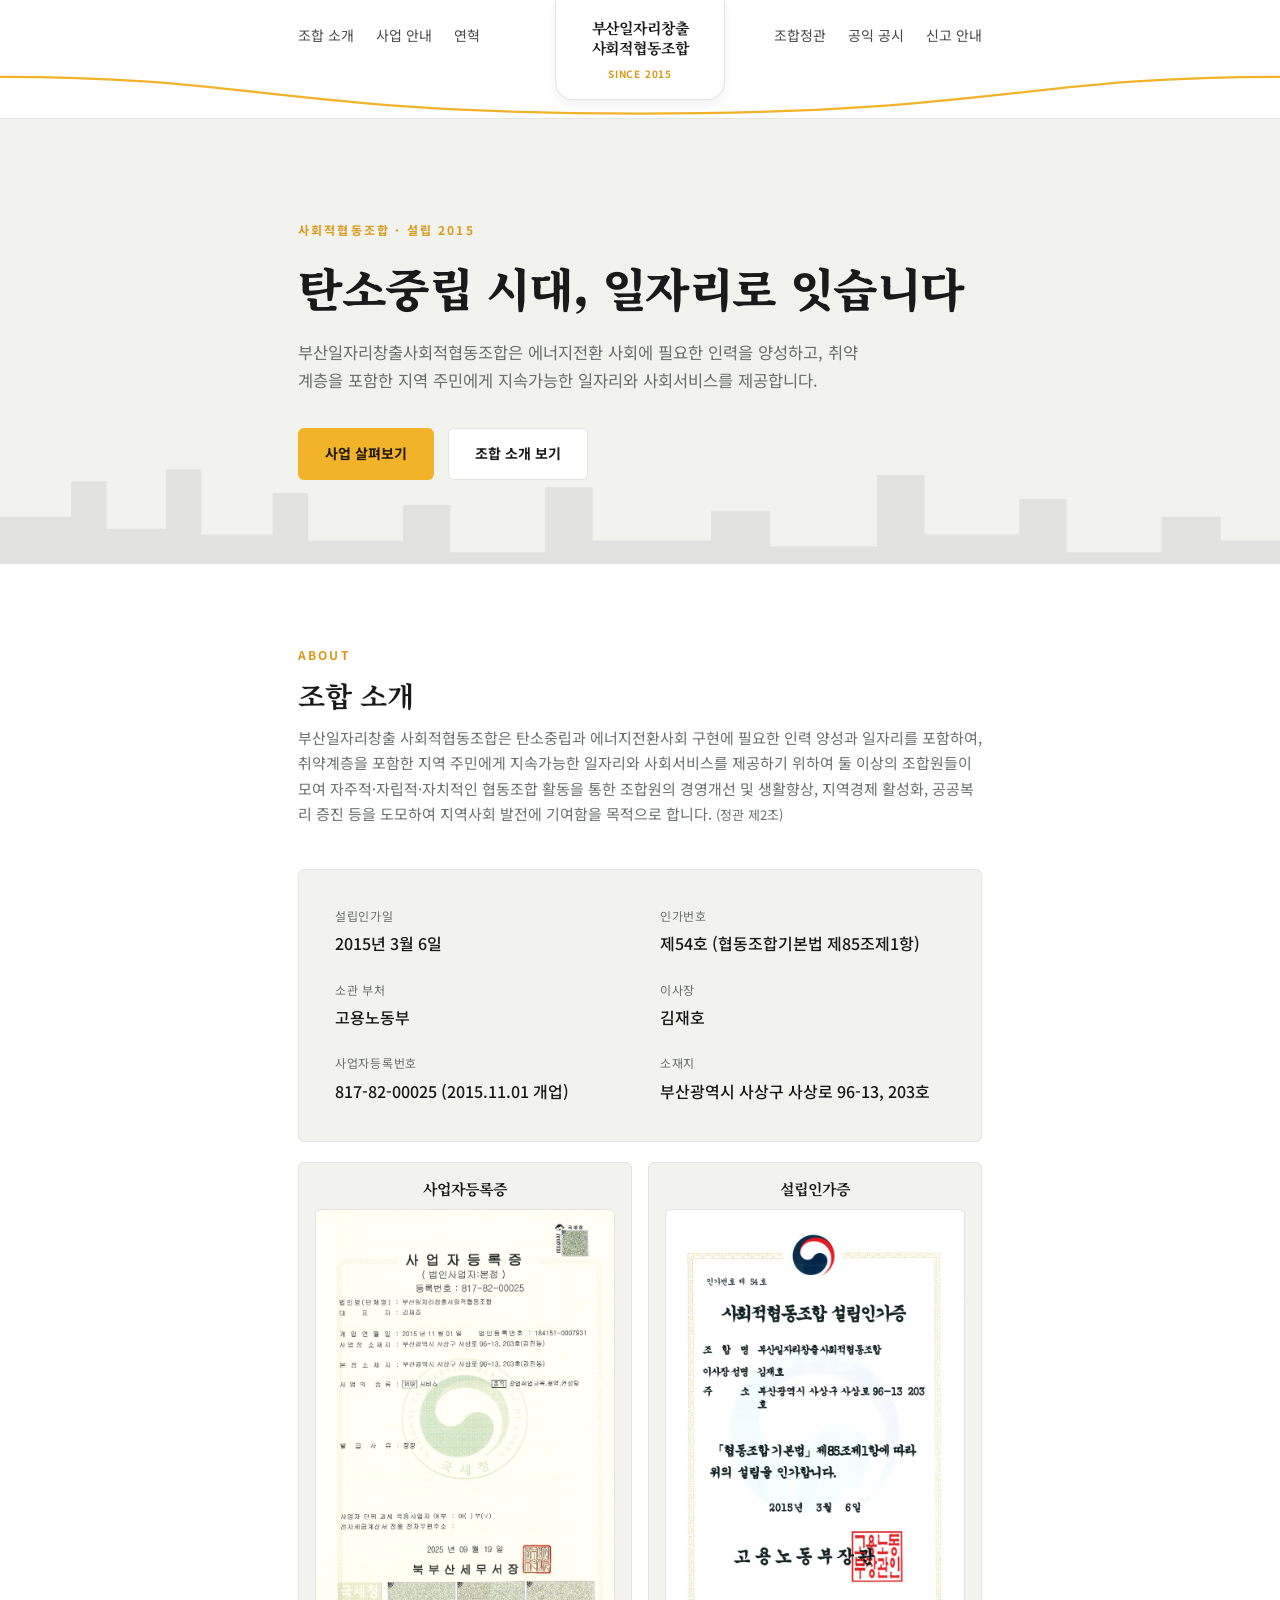
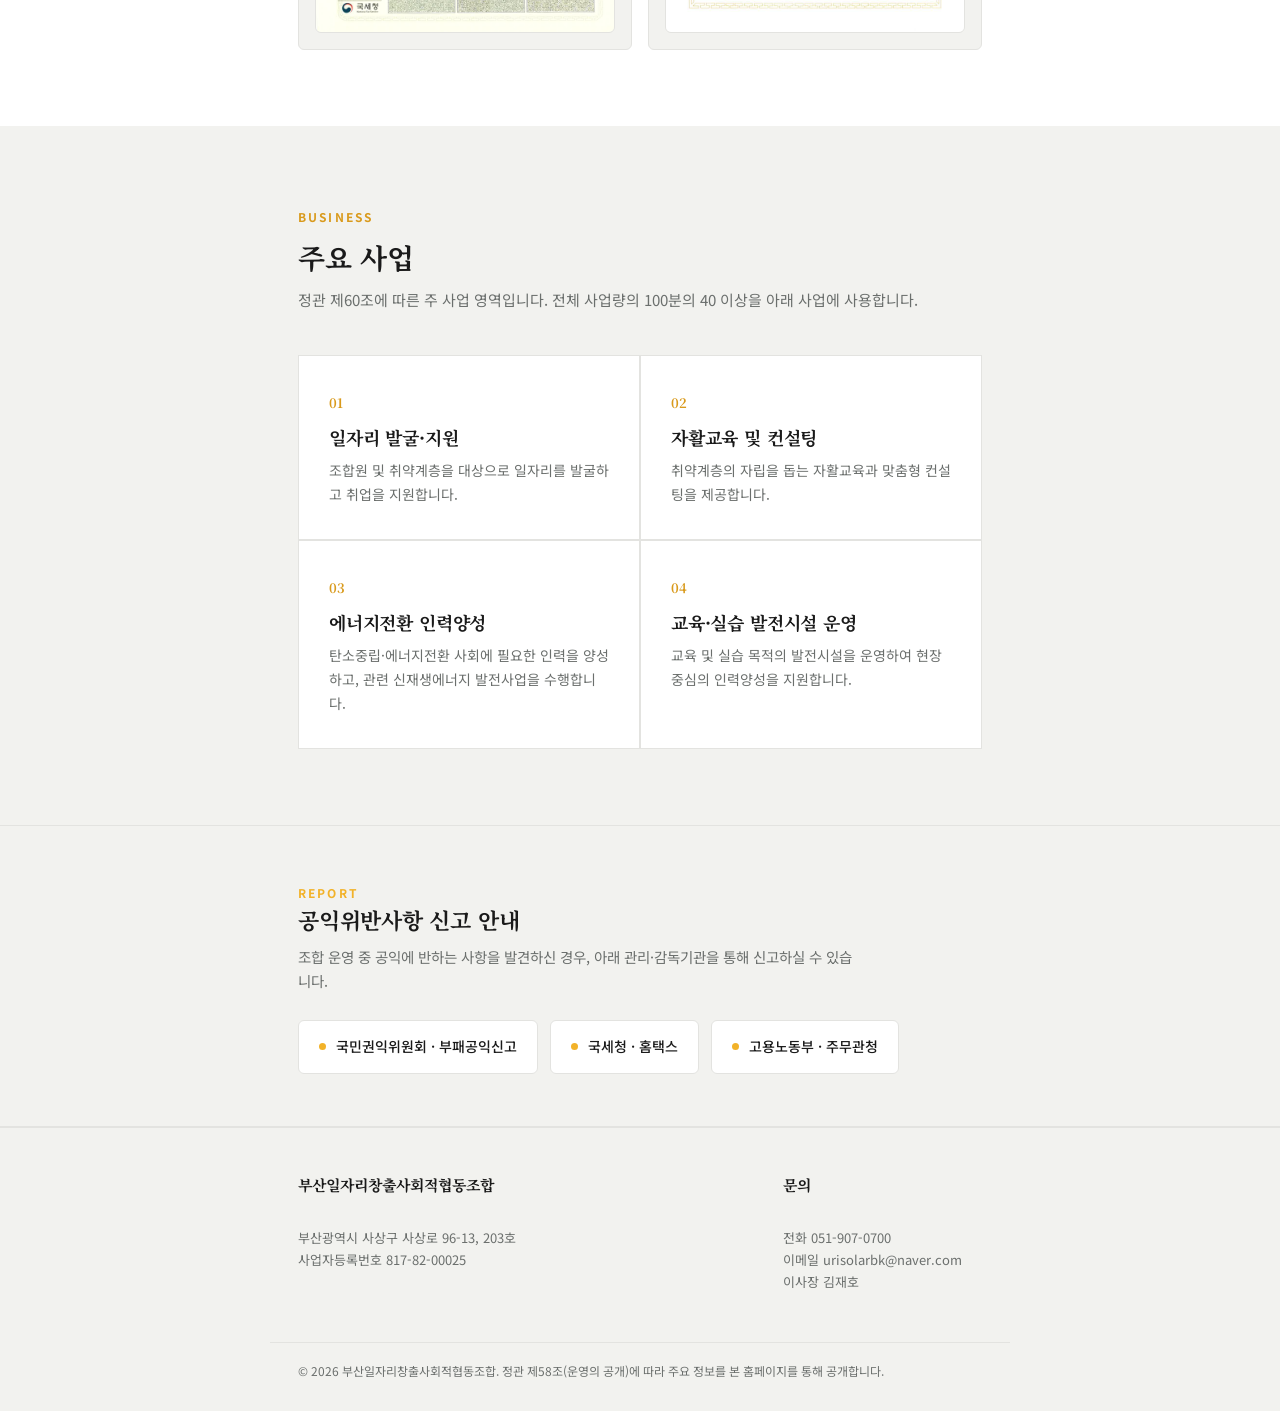
<file: index.html>
<!DOCTYPE html>
<html lang="ko">
<head>
<meta charset="UTF-8">
<meta name="viewport" content="width=device-width, initial-scale=1.0">
<title>부산일자리창출사회적협동조합</title>
<meta name="description" content="부산일자리창출사회적협동조합 - 탄소중립·에너지전환 인력양성과 취약계층 일자리·사회서비스를 제공하는 사회적협동조합입니다.">
<link rel="preconnect" href="https://fonts.googleapis.com">
<link href="https://fonts.googleapis.com/css2?family=Noto+Serif+KR:wght@500;700;900&family=Noto+Sans+KR:wght@400;500;700&display=swap" rel="stylesheet">
<link rel="stylesheet" href="style.css">
</head>
<body>

<header class="header-shell">
  <div class="nav-row">
    <nav class="nav-left"><ul>
      <li><a href="#about">조합 소개</a></li>
      <li><a href="#business">사업 안내</a></li>
      <li><a href="history.html">연혁</a></li>
    </ul></nav>
    <div class="brand-spacer"></div>
    <nav class="nav-right"><ul>
      <li><a href="articles.html">조합정관</a></li>
      <li><a href="disclosure.html">공익 공시</a></li>
      <li><a href="#report">신고 안내</a></li>
    </ul></nav>
  </div>
  <div class="wave-wrap">
    <svg viewBox="0 0 1440 64" preserveAspectRatio="none">
      <path d="M0,0 L1440,0 L1440,9 C1150,9 1120,58 720,58 C320,58 290,9 0,9 Z" fill="var(--brand-1)"/>
      <path d="M0,9 C290,9 320,58 720,58 C1120,58 1150,9 1440,9" fill="none" stroke="var(--amber)" stroke-width="3"/>
    </svg>
  </div>
  <div class="brand-tab">
    <span class="bn">부산일자리창출<br>사회적협동조합</span>
    <span class="bs">SINCE 2015</span>
  </div>
</header>

<section class="hero">
  <svg class="skyline" viewBox="0 0 1080 120" preserveAspectRatio="none">
    <polygon points="0,120 0,80 60,80 60,50 90,50 90,90 140,90 140,40 170,40 170,95 230,95 230,60 260,60 260,100 340,100 340,70 380,70 380,110 460,110 460,55 500,55 500,100 600,100 600,75 650,75 650,105 740,105 740,45 780,45 780,95 860,95 860,65 900,65 900,110 980,110 980,80 1030,80 1030,100 1080,100 1080,120" fill="#0B1922" opacity="0.9"/>
  </svg>
  <div class="wrap hero-inner">
    <span class="eyebrow">사회적협동조합 · 설립 2015</span>
    <h1>탄소중립 시대, 일자리로 잇습니다</h1>
    <p>부산일자리창출사회적협동조합은 에너지전환 사회에 필요한 인력을 양성하고, 취약계층을 포함한 지역 주민에게 지속가능한 일자리와 사회서비스를 제공합니다.</p>
    <a href="#business" class="btn btn-primary">사업 살펴보기</a>
    <a href="#about" class="btn btn-ghost">조합 소개 보기</a>
  </div>
</section>

<section id="about">
  <div class="wrap">
    <div class="section-head">
      <span class="eyebrow">About</span>
      <h2>조합 소개</h2>
      <p>부산일자리창출 사회적협동조합은 탄소중립과 에너지전환사회 구현에 필요한 인력 양성과 일자리를 포함하여, 취약계층을 포함한 지역 주민에게 지속가능한 일자리와 사회서비스를 제공하기 위하여 둘 이상의 조합원들이 모여 자주적·자립적·자치적인 협동조합 활동을 통한 조합원의 경영개선 및 생활향상, 지역경제 활성화, 공공복리 증진 등을 도모하여 지역사회 발전에 기여함을 목적으로 합니다. <span style="color:var(--steel);font-size:13px;">(정관 제2조)</span></p>
    </div>
    
    <!-- 기본 정보 카드 -->
    <div class="info-card">
      <div class="info-row"><dt>설립인가일</dt><dd>2015년 3월 6일</dd></div>
      <div class="info-row"><dt>인가번호</dt><dd>제54호 (협동조합기본법 제85조제1항)</dd></div>
      <div class="info-row"><dt>소관 부처</dt><dd>고용노동부</dd></div>
      <div class="info-row"><dt>이사장</dt><dd>김재호</dd></div>
      <div class="info-row"><dt>사업자등록번호</dt><dd>817-82-00025 (2015.11.01 개업)</dd></div>
      <div class="info-row"><dt>소재지</dt><dd>부산광역시 사상구 사상로 96-13, 203호</dd></div>
    </div>

    <!-- 서류 이미지 좌우 가로 배치 영역 -->
    <div class="doc-image-grid">
      <div class="doc-image-box">
        <h3>사업자등록증</h3>
        <a href="사업자등록증.png" target="_blank" title="클릭 시 원본 크게 보기">
          <img src="사업자등록증.png" alt="사업자등록증">
        </a>
      </div>
      <div class="doc-image-box">
        <h3>설립인가증</h3>
        <a href="설립인가증.png" target="_blank" title="클릭 시 원본 크게 보기">
          <img src="설립인가증.png" alt="설립인가증">
        </a>
      </div>
    </div>

  </div>
</section>

<section class="alt" id="business">
  <div class="wrap">
    <div class="section-head">
      <span class="eyebrow">Business</span>
      <h2>주요 사업</h2>
      <p>정관 제60조에 따른 주 사업 영역입니다. 전체 사업량의 100분의 40 이상을 아래 사업에 사용합니다.</p>
    </div>
    <div class="biz-grid">
      <div class="biz-card">
        <span class="num">01</span>
        <h3>일자리 발굴·지원</h3>
        <p>조합원 및 취약계층을 대상으로 일자리를 발굴하고 취업을 지원합니다.</p>
      </div>
      <div class="biz-card">
        <span class="num">02</span>
        <h3>자활교육 및 컨설팅</h3>
        <p>취약계층의 자립을 돕는 자활교육과 맞춤형 컨설팅을 제공합니다.</p>
      </div>
      <div class="biz-card">
        <span class="num">03</span>
        <h3>에너지전환 인력양성</h3>
        <p>탄소중립·에너지전환 사회에 필요한 인력을 양성하고, 관련 신재생에너지 발전사업을 수행합니다.</p>
      </div>
      <div class="biz-card">
        <span class="num">04</span>
        <h3>교육·실습 발전시설 운영</h3>
        <p>교육 및 실습 목적의 발전시설을 운영하여 현장 중심의 인력양성을 지원합니다.</p>
      </div>
    </div>
  </div>
</section>

<div class="report-banner" id="report">
  <div class="wrap">
    <span class="eyebrow" style="color:var(--amber);">Report</span>
    <h2>공익위반사항 신고 안내</h2>
    <p>조합 운영 중 공익에 반하는 사항을 발견하신 경우, 아래 관리·감독기관을 통해 신고하실 수 있습니다.</p>
    <div class="report-links">
      <a class="report-link" href="https://www.clean.go.kr/" target="_blank" rel="noopener"><span class="dot"></span>국민권익위원회 · 부패공익신고</a>
      <a class="report-link" href="https://www.hometax.go.kr/" target="_blank" rel="noopener"><span class="dot"></span>국세청 · 홈택스</a>
      <a class="report-link" href="https://www.moel.go.kr/" target="_blank" rel="noopener"><span class="dot"></span>고용노동부 · 주무관청</a>
    </div>
  </div>
</div>

<footer id="contact">
  <div class="wrap foot-inner">
    <div>
      <strong>부산일자리창출사회적협동조합</strong><br>
      부산광역시 사상구 사상로 96-13, 203호<br>
      사업자등록번호 817-82-00025
    </div>
    <div>
      <strong>문의</strong><br>
      전화 <a href="tel:051-907-0700">051-907-0700</a><br>
      이메일 <a href="mailto:urisolarbk@naver.com">urisolarbk@naver.com</a><br>
      이사장 김재호
    </div>
  </div>
  <div class="wrap legal">
    &copy; 2026 부산일자리창출사회적협동조합. 정관 제58조(운영의 공개)에 따라 주요 정보를 본 홈페이지를 통해 공개합니다.
  </div>
</footer>

</body>
</html>
</file>
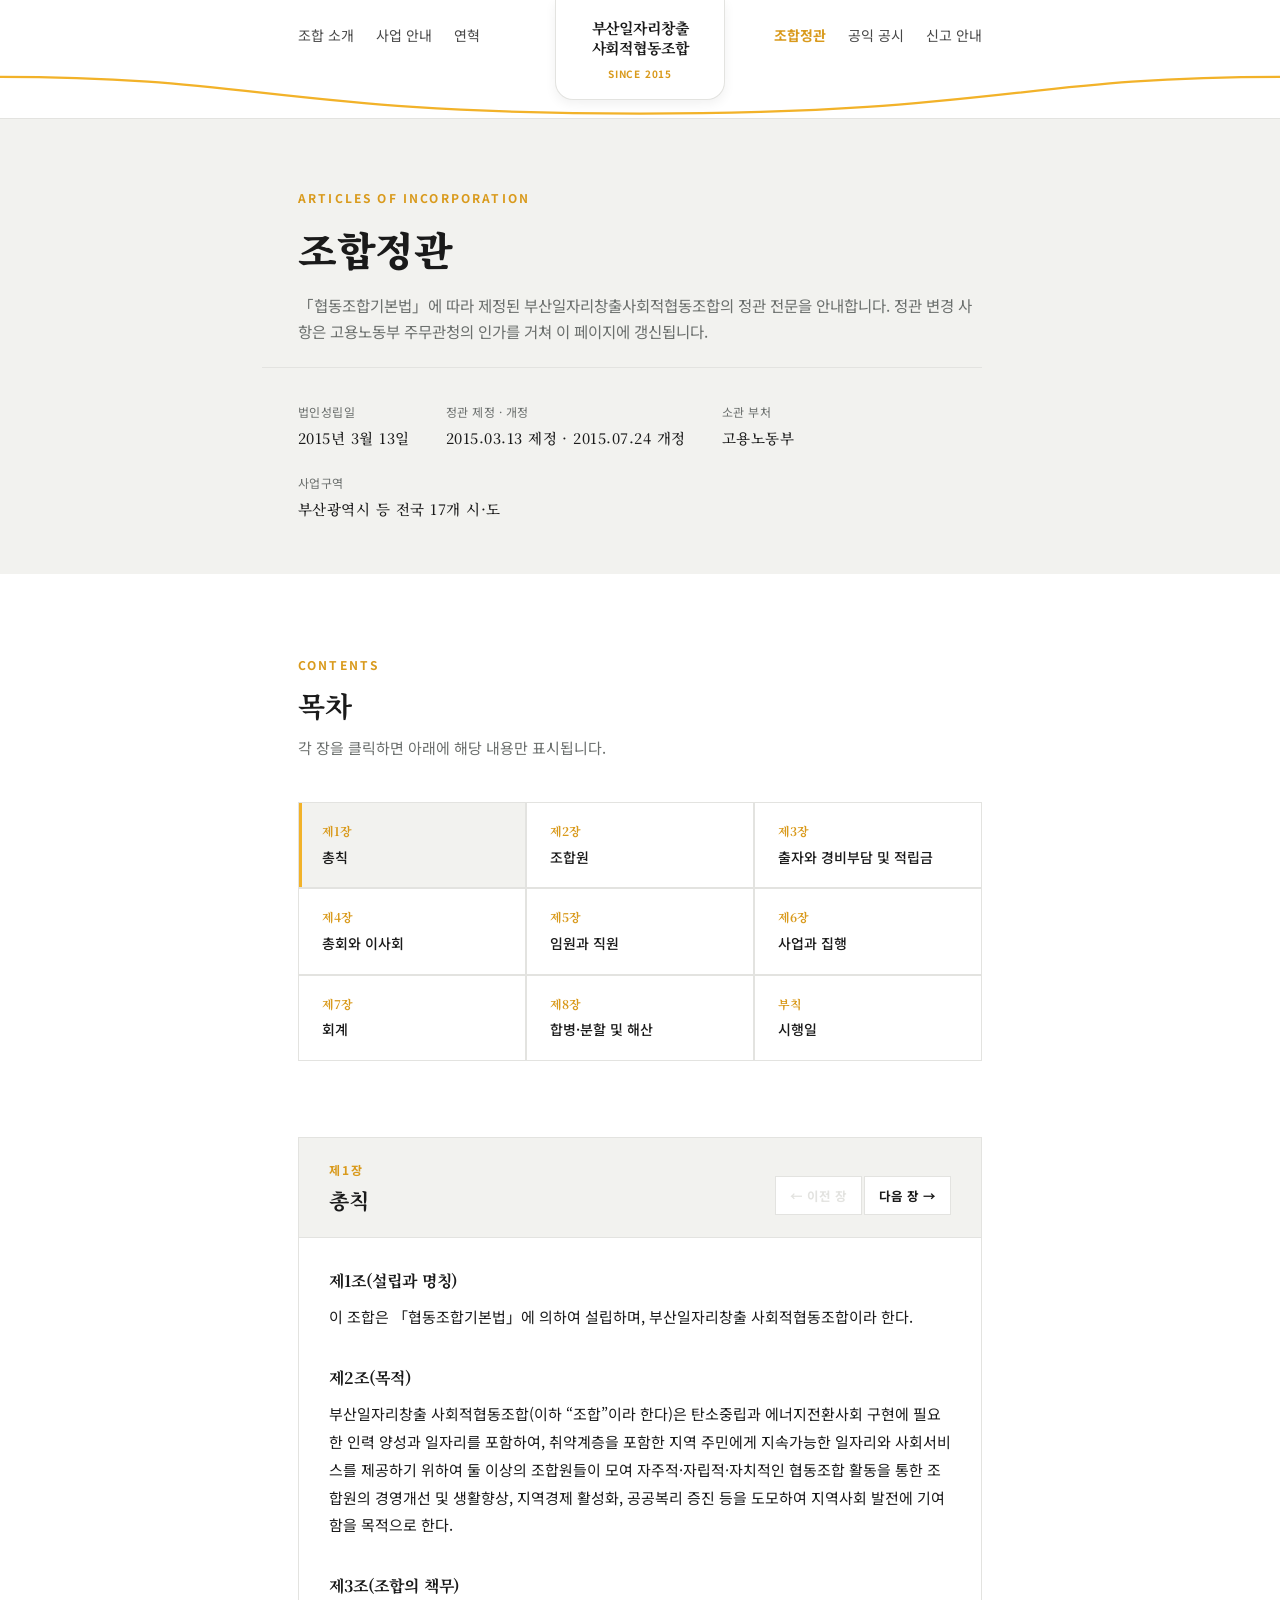
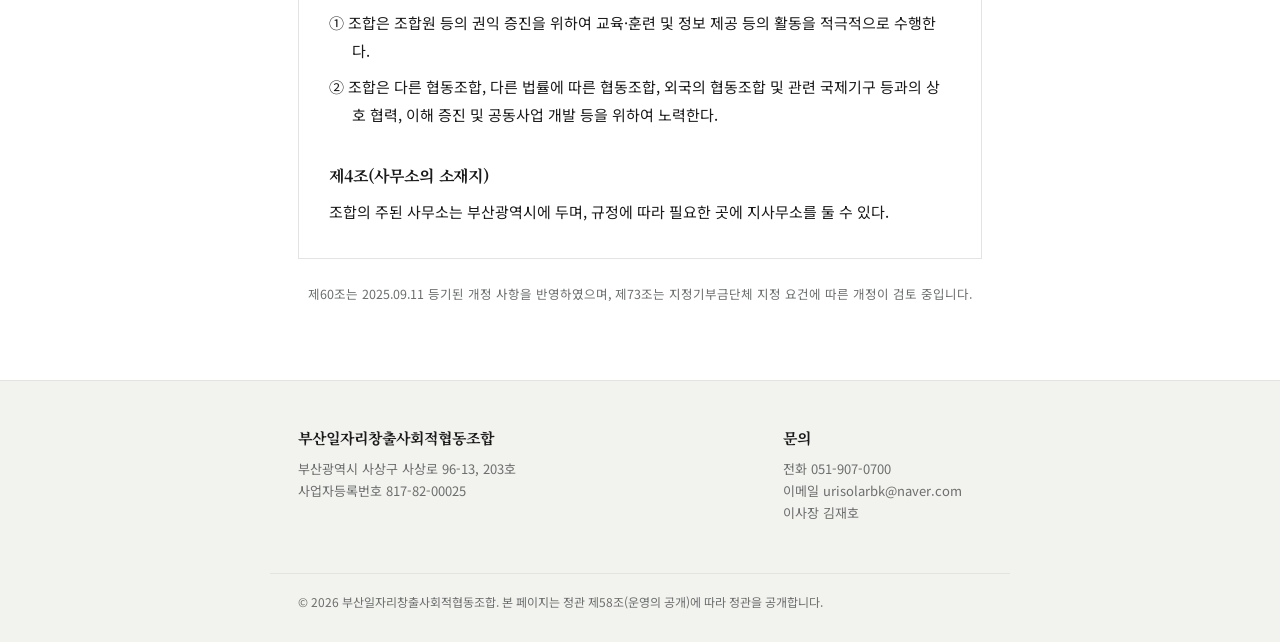
<file: articles.html>
<!DOCTYPE html>
<html lang="ko">
<head>
<meta charset="UTF-8">
<meta name="viewport" content="width=device-width, initial-scale=1.0">
<title>조합정관 | 부산일자리창출사회적협동조합</title>
<meta name="description" content="부산일자리창출사회적협동조합 정관 전문(全文) 공시 페이지입니다.">
<link rel="preconnect" href="https://fonts.googleapis.com">
<link href="https://fonts.googleapis.com/css2?family=Noto+Serif+KR:wght@500;700;900&family=Noto+Sans+KR:wght@400;500;700&display=swap" rel="stylesheet">
<link rel="stylesheet" href="style.css">
</head>
<body>

<header class="header-shell">
  <div class="nav-row">
    <nav class="nav-left"><ul>
      <li><a href="index.html#about">조합 소개</a></li>
      <li><a href="index.html#business">사업 안내</a></li>
      <li><a href="history.html">연혁</a></li>
    </ul></nav>
    <div class="brand-spacer"></div>
    <nav class="nav-right"><ul>
      <li><a href="#toc" class="active">조합정관</a></li>
      <li><a href="disclosure.html">공익 공시</a></li>
      <li><a href="index.html#report">신고 안내</a></li>
    </ul></nav>
  </div>
  <div class="wave-wrap">
    <svg viewBox="0 0 1440 64" preserveAspectRatio="none">
      <path d="M0,0 L1440,0 L1440,9 C1150,9 1120,58 720,58 C320,58 290,9 0,9 Z" fill="var(--navy-deep)"/>
      <path d="M0,9 C290,9 320,58 720,58 C1120,58 1150,9 1440,9" fill="none" stroke="var(--amber)" stroke-width="3"/>
    </svg>
  </div>
  <div class="brand-tab">
    <a href="index.html"><span class="bn">부산일자리창출<br>사회적협동조합</span></a>
    <span class="bs">SINCE 2015</span>
  </div>
</header>

<section class="page-hero">
  <div class="wrap">
    <span class="eyebrow">Articles of Incorporation</span>
    <h1>조합정관</h1>
    <p>「협동조합기본법」에 따라 제정된 부산일자리창출사회적협동조합의 정관 전문을 안내합니다. 정관 변경 사항은 고용노동부 주무관청의 인가를 거쳐 이 페이지에 갱신됩니다.</p>
    <div class="hero-meta">
      <div>법인성립일<strong>2015년 3월 13일</strong></div>
      <div>정관 제정 · 개정<strong>2015.03.13 제정 · 2015.07.24 개정</strong></div>
      <div>소관 부처<strong>고용노동부</strong></div>
      <div>사업구역<strong>부산광역시 등 전국 17개 시·도</strong></div>
    </div>
  </div>
</section>

<section id="toc-section">
  <div class="wrap">
    <div class="section-head">
      <span class="eyebrow">Contents</span>
      <h2>목차</h2>
      <p>각 장을 클릭하면 아래에 해당 내용만 표시됩니다.</p>
    </div>
    <div class="toc-grid" id="toc"><a class="toc-item" href="#ch1" data-chapter="ch1"><span class="toc-num">제1장</span><span class="toc-title">총칙</span></a><a class="toc-item" href="#ch2" data-chapter="ch2"><span class="toc-num">제2장</span><span class="toc-title">조합원</span></a><a class="toc-item" href="#ch3" data-chapter="ch3"><span class="toc-num">제3장</span><span class="toc-title">출자와 경비부담 및 적립금</span></a><a class="toc-item" href="#ch4" data-chapter="ch4"><span class="toc-num">제4장</span><span class="toc-title">총회와 이사회</span></a><a class="toc-item" href="#ch5" data-chapter="ch5"><span class="toc-num">제5장</span><span class="toc-title">임원과 직원</span></a><a class="toc-item" href="#ch6" data-chapter="ch6"><span class="toc-num">제6장</span><span class="toc-title">사업과 집행</span></a><a class="toc-item" href="#ch7" data-chapter="ch7"><span class="toc-num">제7장</span><span class="toc-title">회계</span></a><a class="toc-item" href="#ch8" data-chapter="ch8"><span class="toc-num">제8장</span><span class="toc-title">합병·분할 및 해산</span></a><a class="toc-item" href="#addendum" data-chapter="addendum"><span class="toc-num">부칙</span><span class="toc-title">시행일</span></a></div>
  </div>
</section>

<section id="doc" style="padding-top:0;">
  <div class="wrap doc-body">
    <div class="doc-frame" id="docFrame">
      <div class="doc-frame-bar">
        <div>
          <span class="eyebrow" id="activeEyebrow">제1장</span>
          <h2 id="activeTitle">총칙</h2>
        </div>
        <div class="doc-frame-nav">
          <button type="button" class="frame-nav-btn" id="prevChapterBtn">← 이전 장</button>
          <button type="button" class="frame-nav-btn" id="nextChapterBtn">다음 장 →</button>
        </div>
      </div>
      <div class="doc-scroll" id="docScroll">
        <div class="panel" id="panel-ch1" data-label="제1장" data-title="총칙">
<article class="article" id="jo1">
<h3>제1조(설립과 명칭)</h3>
<p class="plain">이 조합은 「협동조합기본법」에 의하여 설립하며, 부산일자리창출 사회적협동조합이라 한다.</p>
</article>
<article class="article" id="jo2">
<h3>제2조(목적)</h3>
<p class="plain">부산일자리창출 사회적협동조합(이하 “조합”이라 한다)은 탄소중립과 에너지전환사회 구현에 필요한 인력 양성과 일자리를 포함하여, 취약계층을 포함한 지역 주민에게 지속가능한 일자리와 사회서비스를 제공하기 위하여 둘 이상의 조합원들이 모여 자주적·자립적·자치적인 협동조합 활동을 통한 조합원의 경영개선 및 생활향상, 지역경제 활성화, 공공복리 증진 등을 도모하여 지역사회 발전에 기여함을 목적으로 한다.</p>
</article>
<article class="article" id="jo3">
<h3>제3조(조합의 책무)</h3>
<p class="clause">① 조합은 조합원 등의 권익 증진을 위하여 교육·훈련 및 정보 제공 등의 활동을 적극적으로 수행한다.</p><p class="clause">② 조합은 다른 협동조합, 다른 법률에 따른 협동조합, 외국의 협동조합 및 관련 국제기구 등과의 상호 협력, 이해 증진 및 공동사업 개발 등을 위하여 노력한다.</p>
</article>
<article class="article" id="jo4">
<h3>제4조(사무소의 소재지)</h3>
<p class="plain">조합의 주된 사무소는 부산광역시에 두며, 규정에 따라 필요한 곳에 지사무소를 둘 수 있다.</p>
</article>
<article class="article" id="jo5">
<h3>제5조(사업구역)</h3>
<p class="plain">조합의 사업구역은 부산광역시, 서울특별시, 인천광역시, 대구광역시, 광주광역시, 대전광역시, 울산광역시, 세종특별자치시, 경기도, 강원도, 충청북도, 충청남도, 전라북도, 전라남도, 경상북도, 경상남도, 제주특별자치도로 한다.</p>
</article>
<article class="article" id="jo6">
<h3>제6조(공고방법)</h3>
<p class="clause">① 조합의 공고는 주된 사무소의 게시판(지사무소의 게시판을 포함한다)에 게시하고, 필요하다고 인정하는 때에는 부산광역시에서 발간되는 일간신문 또는 중앙일간지에 게재할 수 있다.</p><p class="clause">② 제1항의 공고기간은 7일 이상으로 하며, 조합원의 이해에 중대한 영향을 미칠 수 있는 내용에 대하여는 공고와 함께 서면으로 조합원에게 통지하여야 한다.</p>
</article>
<article class="article" id="jo7">
<h3>제7조(통지 및 최고방법)</h3>
<p class="plain">조합원에 대한 통지 및 최고는 조합원명부에 기재된 주소지로 하고, 통지 및 최고기간은 7일 이상으로 한다. 다만, 조합원이 따로 연락받을 연락처를 지정하였을 때에는 그곳으로 한다.</p>
</article>
<article class="article" id="jo8">
<h3>제8조(공직선거 관여 금지)</h3>
<p class="clause">① 조합은 공직선거에 있어서 특정 정당을 지지·반대하거나 특정인을 당선되도록 하거나 당선되지 아니하도록 하는 일체의 행위를 하여서는 아니 된다.</p><p class="clause">② 누구든지 조합을 이용하여 제1항에 따른 행위를 하여서는 아니 된다.</p>
</article>
<article class="article" id="jo9">
<h3>제9조(규약 또는 규정)</h3>
<p class="plain">조합의 운영 및 사업실시에 관하여 필요한 사항으로서 이 정관으로 정한 것을 제외하고는 규약 또는 규정으로 정할 수 있다.</p>
</article>
</div>
<div class="panel" id="panel-ch2" data-label="제2장" data-title="조합원">
<article class="article" id="jo10">
<h3>제10조(조합원의 자격 및 유형)</h3>
<p class="clause">① 조합의 설립목적에 동의하고 조합원으로서 의무를 다하고자 하는 자는 조합원이 될 수 있다.</p><p class="clause">② 조합원의 유형은 다음 각 호와 같다.</p><ol class="item-list"><li>생산자조합원: 조합의 생산활동 등에 함께 참여하는 자</li><li>소비자조합원: 조합의 재화나 서비스를 이용하는 자</li><li>직원조합원: 조합에 고용된 자</li><li>자원봉사자조합원: 조합에 무상으로 필요한 서비스 등을 제공하는 자</li><li>후원자조합원: 조합에 필요한 물품 등을 기부하거나 자금 등을 후원하는 자</li></ol>
</article>
<article class="article" id="jo11">
<h3>제11조(조합원의 가입)</h3>
<p class="clause">① 조합원의 자격을 가진 자가 조합에 가입하고자 할 때에는 가입신청서를 제출하여야 한다.</p><p class="clause">② 조합은 제1항에 따른 신청서가 접수되면 신청인의 자격을 확인하고 가입의 가부를 결정하여 신청서를 접수한 날부터 2주 이내에 신청인에게 서면 또는 전화 등의 방법으로 통지하여야 한다.</p><p class="clause">③ 제2항의 규정에 따라 가입의 통지를 받은 자는 조합에 가입할 자격을 가지며 납입하기로 한 출자좌수에 대한 금액을 지정한 기일 내에 조합에 납부함으로써 조합원이 된다.</p><p class="clause">④ 조합은 정당한 사유없이 조합원의 자격을 갖추고 있는 자에 대하여 가입을 거절하거나 가입에 관하여 다른 조합원보다 불리한 조건을 붙일 수 없다.</p>
</article>
<article class="article" id="jo12">
<h3>제12조(조합원의 고지의무)</h3>
<p class="plain">조합원은 제11조제1항에 따라 제출한 가입신청서의 기재사항에 변경이 있을 때 또는 조합원의 자격을 상실하였을 때에는 지체 없이 조합에 이를 고지하여야 한다.</p>
</article>
<article class="article" id="jo13">
<h3>제13조(조합원의 책임)</h3>
<p class="plain">조합원의 책임은 납입한 출자액을 한도로 한다.</p>
</article>
<article class="article" id="jo14">
<h3>제14조(탈퇴)</h3>
<p class="clause">① 조합원은 탈퇴하고자 하는 날의 30일 전에 예고하고 조합을 탈퇴할 수 있다.</p><p class="clause">② 조합원은 다음 각 호의 어느 하나에 해당하는 때에는 당연히 탈퇴된다.</p><ol class="item-list"><li>조합원 지위의 양도 등 조합원으로서의 자격을 상실한 경우</li><li>사망한 경우</li><li>파산한 경우</li><li>후견선고를 받은 경우</li><li>조합원인 법인이 해산한 경우</li></ol>
</article>
<article class="article" id="jo15">
<h3>제15조(제명)</h3>
<p class="clause">① 조합은 조합원이 다음 각 호의 어느 하나에 해당하면 총회의 의결을 얻어 제명할 수 있다.</p><ol class="item-list"><li>1년 이상 계속해서 조합의 시설 또는 사업을 이용하지 아니한 경우</li><li>출자금 및 경비의 납입 등 조합에 대한 의무를 이행하지 아니한 경우</li><li>조합의 사업과 관련된 법령·행정처분·정관 및 규정을 위반한 경우</li><li>고의 또는 중대한 과실로 조합의 사업을 방해하거나 신용을 상실하게 하는 행위를 한 경우</li></ol><p class="clause">② 조합은 제1항에 따라 조합원을 제명하고자 할 때에는 총회 개최 10일 전에 그 조합원에게 제명의 사유를 알리고 총회에서 의견을 진술할 기회를 주어야 한다.</p><p class="clause">③ 제2항에 따른 의견진술의 기회를 주지 아니하고 행한 총회의 제명 의결은 해당 조합원에게 효력이 없다.</p><p class="clause">④ 조합은 제명결의가 있었을 때에 제명된 조합원에게 제명이유를 서면으로 통지하여야 한다.</p>
</article>
<article class="article" id="jo16">
<h3>제16조(탈퇴·제명조합원의 출자금환급청구권)</h3>
<p class="clause">① 조합을 탈퇴하거나 조합으로부터 제명된 조합원은 출자금의 환급을 청구할 수 있다.</p><p class="clause">② 조합은 탈퇴 조합원이 조합에 대한 채무를 다 갚을 때까지는 제1항에 따른 출자금의 환급을 정지할 수 있다. 다만, 탈퇴하거나 제명된 조합원이 조합에 대하여 채무가 있을 때에는 제1항에 따른 환급금과 상계할 수 있다.</p><p class="clause">③ 제1항에 따른 청구권을 탈퇴하거나 제명된 날부터 2년간 행사하지 아니하면 소멸된다.</p><p class="clause">④ 제1항에 따른 청구권은 탈퇴하거나 제명된 당시 연도의 다음 회계연도부터 청구할 수 있다.</p>
</article>
<article class="article" id="jo17">
<h3>제17조(탈퇴조합원의 손실액 부담)</h3>
<p class="clause">① 탈퇴한 조합원의 출자금 환급분을 계산할 때 이 조합의 재산으로 그 채무를 다 갚을 수 없는 경우에는 탈퇴한 조합원은 납입의무를 이행하지 아니한 출자액의 범위에서 그간 부담하여야 할 손실액을 납입한다.</p><p class="clause">② 제1항에 따른 손실액의 납입 청구에 관하여는 제16조제3항을 준용한다.</p>
</article>
</div>
<div class="panel" id="panel-ch3" data-label="제3장" data-title="출자와 경비부담 및 적립금">
<article class="article" id="jo18">
<h3>제18조(출자)</h3>
<p class="clause">① 조합원은 1좌 이상의 출자를 하여야 하며 출자 1좌의 금액은 금 10만원(100,000원)으로 한다.</p><p class="clause">② 한 조합원의 출자좌수는 총 출자좌수의 100분의 30을 넘어서는 아니 된다.</p><p class="clause">③ 출자금은 일시에 납입한다. 다만, 불가피할 경우에는 2회로 나누어 납입할 수 있다.</p><p class="clause">④ 제3항 단서의 경우 출자 제1회의 납입금액은 출자금액의 2분의 1로 하고, 제2회 납입일자는 제1회 출자납입일로부터 6개월 이내로 한다.</p><p class="clause">⑤ 조합에 납입할 출자금은 조합에 대한 채권과 상계하지 못한다.</p><p class="clause">⑥ 출자는 현물로도 할 수 있고, 현물출자의 경우 규약이 정하는 바에 따라 출자액을 계산한다. 이 경우 현물출자자는 출자의 납입기일에 출자의 목적인 재산의 전부를 조합 또는 조합에서 지정한 장소에 납입하여야 한다.</p>
</article>
<article class="article" id="jo19">
<h3>제19조(출자증서등의 교부)</h3>
<p class="clause">① 조합의 이사장은 조합원이 제18조의 규정에 의하여 최초 출자금을 납입한 때 및 조합원이 요구할 때에는 다음 각 호의 사항을 적은 출자증서 또는 출자를 확인할 수 있는 증표에 기명날인하여 조합원에게 발급하여야 한다.</p><ol class="item-list"><li>조합의 명칭</li><li>조합원의 성명 또는 명칭</li><li>조합 가입 연월일</li><li>출자금의 납입 연월일</li><li>출자금액 또는 출자좌수</li><li>발행 연월일</li></ol><p class="clause">② 조합의 이사장은 매년 정기총회 7일 전까지 조합원의 출자금액 변동상황을 조합원에게 알려주어야 한다. 이 경우 우편, 전자메일, 팩스, 휴대폰 문자 등을 이용하여 통지할 수 있다.</p>
</article>
<article class="article" id="jo20">
<h3>제20조(출자금등의 양도와 취득금지)</h3>
<p class="clause">① 조합원 지위의 양도 또는 조합원 출자금의 양도는 총회의 의결을 받아야 한다.</p><p class="clause">② 조합원이 아닌 자가 출자금을 양수하려고 할 때에는 가입의 예에 따른다.</p><p class="clause">③ 출자금의 양수인은 그 출자금에 관하여 양도인의 권리의무를 승계한다.</p><p class="clause">④ 조합원은 출자금을 공유하지 못한다.</p><p class="clause">⑤ 조합은 조합원의 출자금을 취득하거나 이를 질권의 목적으로 하여서는 아니된다.</p>
</article>
<article class="article" id="jo21">
<h3>제21조(출자금액의 감소의결)</h3>
<p class="clause">① 조합은 부득이한 사유가 있을 때에는 조합원의 신청에 의하여 출자좌수를 감소할 수 있다.</p><p class="clause">② 조합은 출자 1좌의 금액 또는 출자좌수의 감소(이하 “출자감소”라 한다)를 총회에서 의결한 경우에는 그 의결을 한 날부터 14일 이내에 대차대조표를 작성한다.</p><p class="clause">③ 조합은 제1항에 따른 의결을 한 날부터 14일 이내에 채권자에 대하여 이의가 있으면 조합의 주된 사무소에 이를 서면으로 진술하라는 취지를 공고하고, 이미 알고 있는 채권자에게는 개별적으로 최고하여야 한다.</p><p class="clause">④ 제3항에 따른 이의신청 기간은 30일 이상으로 한다.</p><p class="clause">⑤ 그 밖의 출자감소 절차와 방법에 관하여는 별도의 규약으로 정할 수 있다.</p>
</article>
<article class="article" id="jo22">
<h3>제22조(출자감소 의결에 대한 채권자의 이의)</h3>
<p class="clause">① 채권자가 제21조의 이의신청 기간에 출자감소에 관한 의결에 대하여 이의를 신청하지 아니하면 출자감소를 승인한 것으로 본다.</p><p class="clause">② 채권자가 이의를 신청하면 조합은 채무를 변제하거나 상당한 담보를 제공하여야 한다.</p>
</article>
<article class="article" id="jo23">
<h3>제23조(경비 및 사용료와 수수료)</h3>
<p class="clause">① 조합은 사업운영을 위하여 조합원 및 조합의 사업을 이용하는 자에게 다음 각 호의 경비 및 사용료와 수수료를 부과 및 징수할 수 있다.</p><ol class="item-list"><li>기본회비</li><li>신규사업 및 상호부조할 목적으로 조합원에게 징수하는 특별회비</li><li>조합소유 자산사용료</li><li>사업대행 및 컨설팅수수료</li></ol><p class="clause">② 제1항에 따른 경비 및 사용료와 수수료의 부과대상, 부과금액, 부과방법, 징수시기와 징수방법은 규약으로 정한다.</p><p class="clause">③ 조합원은 제1항에 따른 경비 및 사용료와 수수료를 납입할 때 조합에 대한 채권과 상계할 수 없다.</p><p class="clause">④ 제2항의 부과금에 있어서 조합원등에 대한 부과금액의 산정기준 사항에 변경이 있어도 이미 부과한 금액은 변경하지 못한다.</p>
</article>
<article class="article" id="jo24">
<h3>제24조(과태금)</h3>
<p class="clause">① 조합은 조합원이 출자금 또는 경비 등의 납부를 그 기한까지 이행하지 아니하는 경우에는 과태금을 징수할 수 있다.</p><p class="clause">② 조합원은 제1항에 따른 과태금을 조합에 대한 채권과 상계할 수 없다.</p><p class="clause">③ 과태금의 금액 및 징수방법은 규약으로 정한다.</p>
</article>
<article class="article" id="jo25">
<h3>제25조(법정적립금)</h3>
<p class="clause">① 조합은 매 회계연도 결산의 결과 잉여금이 있는 때에는 해당 회계연도 말 출자금 납입총액의 3배가 될 때까지 잉여금의 100분의 30 이상을 적립하여야 한다.</p><p class="clause">② 제1항의 법정적립금은 손실금의 보전에 충당하거나 해산하는 경우 외에는 사용하여서는 아니 된다.</p>
</article>
<article class="article" id="jo26">
<h3>제26조(임의적립금)</h3>
<p class="clause">① 조합은 매 회계연도의 잉여금에서 제25조에 따른 법정적립금을 빼고 나머지가 있을 때에는 총회에서 결정하는 바에 따라 매 회계연도 잉여금의 100분의 10 이상을 임의적립금으로 적립할 수 있다.</p><p class="clause">② 임의적립금은 총회에서 결정하는 바에 따라 사업준비금, 사업개발비, 교육 등 특수목적을 위하여 지출할 수 있다.</p>
</article>
</div>
<div class="panel" id="panel-ch4" data-label="제4장" data-title="총회와 이사회">
<article class="article" id="jo27">
<h3>제27조(총회)</h3>
<p class="clause">① 조합은 총회를 둔다.</p><p class="clause">② 총회는 정기총회와 임시총회로 구분한다.</p><p class="clause">③ 총회는 조합원으로 구성하며, 이사장이 그 의장이 된다.</p>
</article>
<article class="article" id="jo28">
<h3>제28조(대의원총회)</h3>
<p class="clause">① 조합원의 수가 200인을 초과하는 경우 총회에 갈음할 대의원 총회를 둘 수 있다.</p><p class="clause">② 대의원은 조합원 중에서 제10조제2항의 조합원 유형에 따라 각각 선출한다. 다만, 선출할 대의원 수는 이사회에서 정한다.</p><p class="clause">③ 대의원의 의결권 및 선거권은 대리인으로 하여금 행사하게 할 수 없다.</p><p class="clause">④ 대의원의 정수는 조합원 총수의 100분의 10명 이상으로 하며 임기는 1년으로 한다.</p><p class="clause">⑤ 결원으로 인하여 선출된 대의원의 임기는 전임자 임기의 남은 기간으로 한다.</p><p class="clause">⑥ 대의원은 조합원의 선거를 통하여 선출하며, 선거방법에 관한 사항은 선거관리규정으로 정한다.</p><p class="clause">⑦ 대의원총회에 관하여는 총회에 관한 사항을 준용하며, 이 경우 “조합원”은 “대의원”으로 본다.</p><p class="clause">⑧ 대의원총회는 조합의 합병, 분할 및 해산에 관한 사항은 의결할 수 없다.</p>
</article>
<article class="article" id="jo29">
<h3>제29조(대의원의 의무 및 자격상실)</h3>
<p class="clause">① 대의원은 성실히 대의원총회에 출석하고, 그 의결에 참여하여야 한다.</p><p class="clause">② 대의원총회는 대의원이 다음 각 호의 어느 하나에 해당하는 행위를 할 때에는 그 의결로 대의원자격을 상실하게 할 수 있다. 이 경우 해당 대의원에게 서면으로 자격상실 이유를 의결일 7일 전까지 통지하고, 총회 또는 대의원총회에서 의견을 진술할 기회를 주어야 한다.</p><ol class="item-list"><li>대의원총회 소집통지서를 받고 정당한 사유 없이 계속하여 3회 이상 출석하지 아니하거나 대의원총회에 출석하여 같은 안건에 대한 의결에 2회 이상 참가하지 아니한 경우</li><li>부정한 방법으로 대의원총회의 의사를 방해한 경우</li><li>고의 또는 중대한 과실로 이 조합의 명예 또는 신용을 훼손시킨 경우</li></ol>
</article>
<article class="article" id="jo30">
<h3>제30조(정기총회)</h3>
<p class="plain">정기총회는 매년 1회 회계연도 종료 후 2개월 이내에 이사장이 소집한다.</p>
</article>
<article class="article" id="jo31">
<h3>제31조(임시총회)</h3>
<p class="clause">① 임시총회는 다음 각 호의 어느 하나에 해당하는 경우에 이사장이 소집한다.</p><ol class="item-list"><li>이사장 및 이사회가 필요하다고 인정할 때</li><li>조합원이 조합원 5분의 1 이상의 동의를 받아 소집의 목적과 이유를 적은 서면을 제출하여 이사장에게 소집을 청구한 때</li><li>감사가 조합의 재산상황이나 업무집행에 부정한 사실이 있는 것을 발견하고 그 내용을 총회에 신속히 보고할 필요가 있다고 인정하여 이사장에게 소집을 청구한 때</li></ol><p class="clause">② 이사장은 제1항 제2호(제57조 규정에 따른 해임 요구를 포함한다) 및 제3호의 청구를 받으면 정당한 사유가 없는 한 2주 이내에 소집절차를 밟아야 한다.</p><p class="clause">③ 제1항 제2호 및 제3호의 규정에 의하여 총회의 소집을 청구하였으나 총회를 소집할 자가 없거나 그 청구가 있은 날부터 2주 이내에 이사장이 총회의 소집 절차를 밟지 아니한 때에는 감사가 7일 이내에 소집절차를 밟아야 한다. 이 경우 감사가 의장의 직무를 수행한다.</p><p class="clause">④ 감사가 제3항의 기한 이내에 총회의 소집절차를 밟지 아니하거나 소집할 수 없는 경우에는 제1항 제2호의 규정에 의하여 총회의 소집을 청구한 조합원의 대표가 이를 소집한다. 이 경우 조합원의 대표가 의장의 직무를 수행한다.</p>
</article>
<article class="article" id="jo32">
<h3>제32조(총회의 소집절차)</h3>
<p class="clause">① 이사장은 총회 개최 7일 전까지 회의목적·안건·일시 및 장소를 정하여 우편 또는 전자메일 등으로 각 조합원에게 통지하여야 한다.</p><p class="clause">② 이사장이 궐위 또는 부득이한 사유로 총회를 소집할 수 없는 때에는 제52조에서 정하고 있는 순으로 이를 소집한다.</p>
</article>
<article class="article" id="jo33">
<h3>제33조(총회의 의결사항)</h3>
<p class="clause">다음 각 호의 사항은 총회의 의결을 얻어야 한다.</p><ol class="item-list"><li>정관의 변경</li><li>규약의 제정과 변경 또는 폐지</li><li>임원의 선출과 해임</li><li>사업계획 및 예산의 승인</li><li>결산보고서(사업보고서, 대차대조표, 손익계산서, 잉여금처분안 또는 손실금처리안 등을 말한다. 이하 같다)의 승인</li><li>감사보고서의 승인</li><li>조합의 합병, 분할, 해산 또는 휴업</li><li>조합원의 제명</li><li>탈퇴 조합원(제명된 조합원을 포함한다)에 대한 출자금 환급</li><li>그 밖에 이사장 또는 이사회가 필요하다고 인정하는 사항</li></ol>
</article>
<article class="article" id="jo34">
<h3>제34조(총회의 의사)</h3>
<p class="clause">① 총회의 의사는 법령상 다른 규정이 있는 경우를 제외하고는 총 조합원 과반수의 출석으로 개회하고 출석조합원 과반수의 찬성으로 의결한다.</p><p class="clause">② 제1항의 규정에 의한 총회의 개의 정족수 미달로 총회가 유회된 때에는 이사장은 20일 이내에 다시 총회를 소집하여야 한다.</p><p class="clause">③ 총회는 제32조에 따라 미리 통지한 사항에 한하여 의결할 수 있다. 다만, 긴급을 요하여 총 조합원의 3분의 2 이상의 출석과 출석조합원 3분의 2 이상의 찬성이 있는 때에는 그러하지 아니하다.</p><p class="clause">④ 총회에서 조합과 조합원간의 이익이 상반되는 사항에 대하여 의결을 행할 때에는 해당 조합원은 의결에 참가하지 못한다.</p>
</article>
<article class="article" id="jo35">
<h3>제35조(합병·분할 및 해산등의 의결)</h3>
<p class="clause">다음 각 호의 사항은 조합원 과반수의 출석과 출석조합원 3분의 2 이상의 찬성으로 의결한다.</p><ol class="item-list"><li>정관의 변경</li><li>조합의 합병·분할·해산 또는 휴업</li><li>조합원의 제명</li><li>탈퇴 조합원(제명된 조합원을 포함한다)에 대한 출자금 환급</li></ol>
</article>
<article class="article" id="jo36">
<h3>제36조(의결권 및 선거권)</h3>
<p class="clause">① 조합원은 출자좌수에 관계없이 각각 1개의 의결권과 선거권을 갖는다.</p><p class="clause">② 조합원은 대리인으로 하여금 의결권 및 선거권을 행사하게 할 수 있다. 이 경우 그 조합원은 출석한 것으로 본다.</p><p class="clause">③ 제37조의 자격을 갖춘 대리인이 의결권 또는 선거권을 행사할 때에는 대리권을 증명하는 서면을 의결권 또는 선거권을 행사하기 전에 조합이 정하는 양식에 따라 미리 제출하여야 한다.</p>
</article>
<article class="article" id="jo37">
<h3>제37조(대리인이 될 자격)</h3>
<p class="plain">전조 제2항에 따른 대리인은 다른 조합원 또는 본인과 동거하는 가족(조합원의 배우자, 조합원 또는 그 배우자의 직계 존속·비속과 형제자매, 조합원의 직계 존속·비속 및 형제자매의 배우자를 말한다)이어야 하며, 대리인이 대리할 수 있는 조합원의 수는 1인에 한한다.</p>
</article>
<article class="article" id="jo38">
<h3>제38조(총회의 의사록)</h3>
<p class="clause">① 총회의 의사에 관하여 의사록을 작성하여야 한다.</p><p class="clause">② 의사록에는 의사의 진행 상황과 그 결과를 적고 의장과 총회에서 선출한 조합원 3인 이상이 기명날인하거나 서명하여야 한다.</p>
</article>
<article class="article" id="jo39">
<h3>제39조(총회의 운영규약)</h3>
<p class="plain">정관에 규정하는 외에 총회의 운영에 관하여 필요한 사항은 총회운영규약으로 정한다.</p>
</article>
<article class="article" id="jo40">
<h3>제40조(총회의 회기연장)</h3>
<p class="clause">① 총회의 회기는 총회의 결의에 의하여 연장할 수 있다.</p><p class="clause">② 제1항의 규정에 의하여 속행된 총회는 제32조제1항의 규정을 적용하지 아니한다.</p>
</article>
<article class="article" id="jo41">
<h3>제41조(이사회)</h3>
<p class="clause">① 조합에 이사회를 두고, 이사회는 조합의 업무집행을 결정한다.</p><p class="clause">② 이사회는 이사장 및 이사로서 구성하고 이사장 1인 외 부이사장, 전무이사, 상무이사 등을 둘 수 있다.</p><p class="clause">③ 이사장은 이사회를 소집하고 그 의장이 된다.</p><p class="clause">④ 이사회의 소집은 회의일 7일전까지 회의의 목적, 안건, 일시 및 장소를 기재한 서면을 각 이사에게 통지하여야 한다. 다만 긴급을 요하여 이사회 구성원 과반수의 동의가 있을 때에는 소집절차를 생략할 수 있다.</p><p class="clause">⑤ 이사 3분의 1 이상 또는 감사 전원이 회의목적 사항과 회의 소집이유를 기재한 서류를 제출하고 이사회의 소집을 요구할 수 있다.</p><p class="clause">⑥ 이사장은 제5항의 요구가 있는 때에는 7일 이내에 이사회를 소집하여야 한다.</p>
</article>
<article class="article" id="jo42">
<h3>제42조(이사회의 의결사항)</h3>
<p class="clause">① 이사회는 다음 각 호의 사항을 의결한다.</p><ol class="item-list"><li>조합의 재산 및 업무집행에 관한 사항</li><li>총회의 소집과 총회에 상정할 의안</li><li>규정의 제정과 변경 및 폐지</li><li>사업계획 및 예산안 작성</li><li>간부 직원의 임면 승인</li><li>기본자산의 취득과 처분</li><li>그 밖에 조합의 운영에 중요한 사항 또는 이사장이 부의하는 사항</li></ol><p class="clause">② 이사회는 제60조 각 호의 사업을 수행하기 위하여 필요한 위원회를 설치 운영할 수 있다.</p><p class="clause">③ 제2항의 위원회 구성 및 운영에 관하여는 별도 규정으로 정한다.</p>
</article>
<article class="article" id="jo43">
<h3>제43조(이사회의 의사)</h3>
<p class="clause">① 이사회는 구성원 과반수의 출석으로 개회하고 출석이사 과반수의 찬성으로 의결한다.</p><p class="clause">② 이사의 개인 이익과 조합의 이익이 상반되는 사항이나 신분에 관련되는 사항에 관하여는 당해이사는 이사회의 의결에 관여할 수 없다.</p>
</article>
<article class="article" id="jo44">
<h3>제44조(이사회의 의사록)</h3>
<p class="plain">이사회의 의사에 관하여는 의사의 경과와 그 결과를 기재한 의사록을 작성하고 참석 이사 전원이 이에 기명날인하거나 서명하여야 한다.</p>
</article>
</div>
<div class="panel" id="panel-ch5" data-label="제5장" data-title="임원과 직원">
<article class="article" id="jo45">
<h3>제45조(임원의 정수)</h3>
<p class="clause">① 조합의 임원으로 이사장 1명을 포함한 3명 이상 10명 이내의 이사와 1명 이상 2명 이내의 감사를 둔다. 다만, 이사는 제10조제2항의 조합원 유형에 따라 다양한 이해관계자들로 구성하여야 한다.</p><p class="clause">② 제1항의 임원 중 이사회의 호선에 의해 상임임원을 둘 수 있다.</p>
</article>
<article class="article" id="jo46">
<h3>제46조(임원의 선임)</h3>
<p class="clause">① 이사 및 감사는 총회가 조합원 중에서 선출한다. 다만, 이사는 총수의 5분의 1의 범위 내에서, 감사는 총수의 2분의 1의 범위 내에서 이사회의 추천에 따라 조합원 외의 자를 선출할 수 있다.</p><p class="clause">② 이사장은 이사 중에서 총회에서 선출하고, 부이사장, 전무이사 및 상무이사는 이사회가 이사 중에서 호선한다.</p><p class="clause">③ 제1항, 제2항의 선거 방법, 절차 등에 관하여는 별도의 선거관리규정으로 정한다.</p>
</article>
<article class="article" id="jo47">
<h3>제47조(선거운동의 제한)</h3>
<p class="clause">① 누구든지 자기 또는 특정인을 조합의 임원 또는 대의원으로 당선되도록 하거나 당선되지 아니하도록 할 목적으로 다음 각 호의 어느 하나에 해당하는 행위를 할 수 없다.</p><ol class="item-list"><li>조합원(조합에 가입신청을 한 자를 포함한다. 이하 이 조에서 같다)이나 그 가족(조합원의 배우자, 조합원 또는 그 배우자의 직계 존속·비속과 형제자매, 조합원의 직계 존속·비속 및 형제자매의 배우자를 말한다. 이하 이 조에서 같다) 또는 조합원이나 그 가족이 설립·운영하고 있는 기관·단체·시설에 대한 다음 각 목의 어느 하나에 해당하는 행위<ol class="sub-list"><li>가. 금전·물품·향응이나 그 밖의 재산상의 이익을 제공하는 행위</li><li>나. 공사의 직을 제공하는 행위</li><li>다. 금전·물품·향응, 그 밖의 재산상의 이익이나 공사의 직을 제공하겠다는 의사표시 또는 그 제공을 약속하는 행위</li></ol></li><li>후보자가 되지 못하도록 하거나 후보자를 사퇴하게 할 목적으로 후보자가 되려는 사람이나 후보자에게 제1호 각 목에 규정된 행위를 하는 행위</li><li>제1호 또는 제2호의 이익이나 직을 제공받거나 그 제공의 의사표시를 승낙하는 행위 또는 그 제공을 요구하거나 알선하는 행위</li></ol><p class="clause">② 임원 또는 대의원이 되려는 사람은 후보자등록마감일의 다음날부터 선거일 전일까지의 선거운동기간을 제외하고는 선거운동을 위하여 조합원을 호별로 방문하거나 특정 장소에 모이게 할 수 없다.</p><p class="clause">③ 누구든지 조합의 임원 또는 대의원 선거와 관련하여 연설·벽보, 그 밖의 방법으로 거짓의 사실을 공표하거나 공연히 사실을 적시하여 후보자를 비방할 수 없다.</p><p class="clause">④ 누구든지 임원 또는 대의원 선거와 관련하여 다음 각 호의 방법 이외의 선거운동을 할 수 없다.</p><ol class="item-list"><li>선전 벽보의 부착</li><li>선거 공보의 배부</li><li>소형 인쇄물의 배부</li><li>합동 연설회 또는 공개 토론회의 개최</li><li>전화(문자메시지를 포함한다)·팩스·컴퓨터통신(전자우편을 포함한다)을 이용한 지지 호소</li></ol>
</article>
<article class="article" id="jo48">
<h3>제48조(선거관리위원회의 구성·운영)</h3>
<p class="clause">① 조합의 임원 및 대의원 선거사무를 공정하게 관리하기 위하여 본 조합에 선거관리위원회(이하 “위원회”라 한다)를 둘 수 있다.</p><p class="clause">② 위원회는 조합원 중에서 이사회의 의결을 거쳐 위원장 1인을 포함한 10명 이내의 위원으로 구성한다. 이 경우 당해 선거에 임원으로 후보등록한 자는 위원이 될 수 없다.</p><p class="clause">③ 위원의 위촉기간은 위촉일로부터 1년으로 하되 위원이 조합원자격을 상실한 때에는 위원의 직을 상실한다.</p><p class="clause">④ 위원장은 위원회를 대표하고 위원회를 소집하여 이를 주재한다.</p><p class="clause">⑤ 위원장은 중요한 사항에 대하여는 위원회에 부의하여 처리하여야 하며, 위원회는 구성원 과반수의 출석으로 개의하고 출석자 과반수의 찬성으로 의결한다.</p><p class="clause">⑥ 위원회는 다음 각 호의 사무를 관장한다.</p><ol class="item-list"><li>후보자의 자격심사</li><li>선거인 명부의 확정</li><li>후보자 추천의 유·무효 판정</li><li>선거공보의 작성과 선거운동방법 결정 및 계도</li><li>선거관리, 투표관리 및 개표관리</li><li>투표의 유·무효의 이의에 대한 판정</li><li>선거관련 분쟁의 조정</li><li>선거운동 제한규정 위반여부 심사 및 조치</li><li>당선인의 확정</li><li>그 밖에 선거에 필요한 사항</li></ol><p class="clause">⑦ 위원회는 의사의 진행상황 및 그 결과를 적은 의사록을 작성하고, 참석위원이 기명날인하여야 한다.</p><p class="clause">⑧ 위원은 선거관리사무를 행함에 있어 공정을 기하여야 한다.</p><p class="clause">⑨ 그 밖에 위원회의 기능·구성 및 운영 등에 관하여 필요한 사항은 선거관리규정으로 정할 수 있다.</p>
</article>
<article class="article" id="jo49">
<h3>제49조(임원등의 결격사유)</h3>
<p class="clause">① 다음 각 호의 어느 하나에 해당하는 자는 이 조합의 임원이 될 수 없다.</p><ol class="item-list"><li>피성년후견인</li><li>피한정후견인</li><li>파산선고를 받고 복권되지 아니한 사람</li><li>금고 이상의 실형을 선고받고 그 집행이 끝나거나(집행이 끝난 것으로 보는 경우를 포함한다) 집행이 면제된 날부터 3년이 지나지 아니한 사람</li><li>금고 이상의 형의 집행유예를 선고받고 그 유예기간 중에 있거나 유예기간이 끝난 날부터 2년이 지나지 아니한 사람</li><li>금고 이상의 형의 선고유예를 받고 그 선고유예기간 중에 있는 사람</li><li>법원의 판결 또는 다른 법률에 따라 자격이 상실 또는 정지된 사람</li></ol><p class="clause">② 제1항 각호의 사유가 발생하면 해당 임원은 당연히 퇴직한다.</p><p class="clause">③ 제2항에 따라 퇴직된 임원이 퇴직 전에 관여한 행위는 그 효력을 상실하지 아니한다.</p>
</article>
<article class="article" id="jo50">
<h3>제50조(임원의 임기)</h3>
<p class="clause">① 임원의 임기는 4년으로 한다.</p><p class="clause">② 임원은 연임할 수 있다. 다만, 이사장은 2차에 한하여 연임할 수 있다.</p><p class="clause">③ 결원으로 인하여 선출된 임원의 임기는 전임자의 임기종료일까지로 한다.</p>
</article>
<article class="article" id="jo51">
<h3>제51조(임직원의 겸직금지)</h3>
<p class="clause">① 이사장은 다른 조합의 이사장을 겸직할 수 없다.</p><p class="clause">② 이사장을 포함한 이사는 감사를 겸직할 수 없다.</p><p class="clause">③ 조합의 임직원은 국회의원 또는 지방의회의원을 겸직할 수 없다.</p><p class="clause">④ 임원 총수의 3분의 1을 초과하여 임원은 이 조합의 직원을 겸직할 수 없다. 다만, 조합원의 수가 10인 이하인 조합은 해당 기간 동안 그러하지 아니하다.</p>
</article>
<article class="article" id="jo52">
<h3>제52조(이사장 및 이사의 직무)</h3>
<p class="clause">① 이사장은 조합을 대표하고 이사회의 결정에 따라 조합의 업무를 집행한다.</p><p class="clause">② 이사는 이사장을 보좌하며 조합의 업무를 집행한다.</p><p class="clause">③ 이사장이 사고가 있을 때에는 부이사장, 전무이사, 상무이사, 이사, 감사의 순으로 그 직무를 대행하고 해당자가 2인 이상일 경우에는 연장자 순으로 한다.</p><p class="clause">④ 제3항의 경우와 이사장이 권한을 위임한 경우를 제외하고는 이사장이 아닌 이사는 조합을 대표할 수 없다.</p>
</article>
<article class="article" id="jo53">
<h3>제53조(감사의 직무)</h3>
<p class="clause">① 감사는 연 1회 이상 조합의 업무집행 상황, 재산상태, 장부 및 서류 등을 감사하여 총회에 보고하여야 한다. 반기별 감사보고서는 이사회에, 반기별 감사보고서를 종합한 종합감사보고서는 정기총회에 각각 제출하여야 한다.</p><p class="clause">② 감사는 예고 없이 조합의 장부나 서류를 대조 확인할 수 있다.</p><p class="clause">③ 감사는 이사장 및 이사가 법령·정관·규약·규정 또는 총회의 의결에 반하여 업무를 집행한 때에는 이사회에 그 시정을 요구하여야 한다.</p><p class="clause">④ 감사는 총회 또는 이사회에 출석하여 의견을 진술할 수 있다.</p><p class="clause">⑤ 제1항 및 제2항의 감사보고서 제출에 있어서 감사가 2인 이상인 경우 감사의 의견이 일치하지 아니할 경우에는 각각 의견을 제출할 수 있다.</p>
</article>
<article class="article" id="jo54">
<h3>제54조(감사의 대표권)</h3>
<p class="plain">조합이 이사장을 포함한 이사와 소송, 계약 등의 법률행위를 하는 때에는 감사가 조합을 대표한다.</p>
</article>
<article class="article" id="jo55">
<h3>제55조(임원의 의무와 책임)</h3>
<p class="clause">① 임원은 법령과 조합의 정관, 규약, 규정 및 총회와 이사회의 의결을 준수하고 조합을 위하여 성실히 그 직무를 수행하여야 한다.</p><p class="clause">② 임원이 법령 또는 정관을 위반하거나 그 임무를 게을리하여 조합에 손해를 가한 때에는 연대하여 그 손해를 배상하여야 한다.</p><p class="clause">③ 임원이 고의 또는 중대한 과실로 그 임무를 게을리하여 제3자에게 손해를 끼친 때에는 제3자에게 연대하여 그 손해를 배상하여야 한다.</p><p class="clause">④ 제2항 및 제3항의 행위가 이사회의 의결에 의한 것일 때에는 그 의결에 찬성한 이사도 제2항 및 제3항의 책임이 있다.</p><p class="clause">⑤ 제4항의 의결에 참가한 이사로서 명백한 반대의사를 표시하지 아니한 자는 그 의결에 찬성한 것으로 본다.</p><p class="clause">⑥ 제2항부터 제5항까지의 규정에 따른 구상권의 행사는 감사 및 이사에 대하여는 이사장이, 이사장에 대하여는 감사가, 전체 임원에 대하여는 조합원 5분의 1 이상의 동의를 받은 조합원 대표가 한다.</p>
</article>
<article class="article" id="jo56">
<h3>제56조(임원의 보수등)</h3>
<p class="clause">① 임원에 대하여 규정이 정하는 바에 따라 여비 등 조합업무와 관련된 비용을 실비 범위 내에서 지급할 수 있다.</p><p class="clause">② 상임임원에 대하여는 규정이 정하는 바에 따라 보수를 지급할 수 있다.</p>
</article>
<article class="article" id="jo57">
<h3>제57조(임원의 해임)</h3>
<p class="clause">① 조합원은 조합원 5분의 1 이상의 동의로 총회에 임원의 해임을 요구할 수 있다. 이 경우 해임의 사유를 서면으로 조합에 제출하여야 한다.</p><p class="clause">② 조합은 제1항에 따른 서면 제출이 있을 때에는 총회 개최 10일 전에 해당 임원에게 해임 이유를 서면으로 통보하고, 총회에서 의견을 진술할 기회를 주어야 한다.</p>
</article>
<article class="article" id="jo58">
<h3>제58조(운영의 공개)</h3>
<p class="clause">① 이사장은 결산결과의 공고 등 운영사항을 적극 공개하여야 한다.</p><p class="clause">② 이사장은 정관·규약·규정과 총회·이사회의 의사록, 회계장부 및 조합원 명부를 주된 사무소에 비치하여야 한다.</p><p class="clause">③ 결산보고서는 정기총회 7일 전까지 주된 사무소에 비치하여야 한다.</p><p class="clause">④ 조합원과 조합의 채권자는 이사장에게 제2항 및 제3항의 서류의 열람 또는 그 사본을 청구할 수 있다.</p><p class="clause">⑤ 이사장은 제4항의 청구가 있을 때에는 정당한 이유 없이 이를 거부하지 못한다.</p><p class="clause">⑥ 이사장은 결산일로부터 3개월 이내에 기획재정부 또는 사회적협동조합연합회의 홈페이지에 다음 각 호의 자료를 게재하여야 한다.</p><ol class="item-list"><li>정관, 규약, 규정</li><li>사업결산 보고서</li><li>총회, 대의원총회 및 이사회의 활동 상황</li><li>사업결과 보고서</li><li>소액대출 및 상호부조 사업현황</li></ol>
</article>
<article class="article" id="jo59">
<h3>제59조(직원의 임면 등)</h3>
<p class="clause">① 직원은 이사장이 임면한다. 다만, 간부직원은 이사회의 결의를 거쳐 이사장이 임면한다.</p><p class="clause">② 직원의 임면, 급여, 기타 직원에 관하여 필요한 사항은 규정으로 정한다.</p>
</article>
</div>
<div class="panel" id="panel-ch6" data-label="제6장" data-title="사업과 집행">
<article class="article" id="jo60">
<h3>제60조(사업의 종류) <span class="article-note done">2025.09.11 등기 반영</span></h3>
<p class="clause">① 이 조합은 「협동조합기본법」 제93조제1항에 따라 취약계층 사회서비스 제공형을 주된 사업유형으로 하며, 그 목적을 달성하기 위하여 다음 각 호의 사업을 주 사업으로 하여야 하고, 주 사업은 협동조합 전체 사업량의 100분의 40 이상으로 한다.</p><ol class="item-list"><li>조합원 및 취약계층 일자리 발굴 및 지원사업</li><li>취약계층의 자활교육 및 컨설팅사업</li><li>탄소중립 및 에너지전환사회에 필요한 취약계층 대상 직무역량 강화 및 사회서비스 제공을 위한 신재생에너지 발전사업</li><li>청년, 경력단절여성 등 취약계층의 교육·실습 기회를 제공하는 에너지 기반 직무훈련용 발전시설 운영 및 사회서비스 지원사업</li></ol><p class="clause">② 이 조합은 그 목적을 달성하기 위하여 다음 각 호의 사업을 기타 사업으로 할 수 있다.</p><ol class="item-list"><li>조합원에 대한 소액대출 사업</li><li>조합원에 대한 상호부조 사업</li><li>조합의 홍보 및 지역사회를 위한 사업</li><li>조합원과 직원에 대한 상담, 교육·훈련 및 정보제공 사업</li><li>조합간 협력을 위한 사업</li><li>국가·지방자치단체 또는 연합회나 전국연합회 및 기업으로부터 위탁받은 사업</li></ol><p class="clause">③ 조합의 사업은 관계 법령에서 정하는 목적·요건·절차·방법 등에 따라 적법하고 타당하게 시행되어야 한다.</p><p class="clause">④ 이 조합은 주 사업의 목적 및 판단기준을 적용하기 위하여 수행할 사업방식은 취약계층에게 복지·의료·환경 등의 분야에서 사회적서비스를 제공하는 사업으로 한다.</p><p class="clause">⑤ 주 사업 및 기타 사업은 구분하여 따로 회계처리되어야 한다.</p>
</article>
<article class="article" id="jo61">
<h3>제61조(소액대출)</h3>
<p class="clause">① 조합은 상호복리 증진을 위하여 제60조의 주 사업 이외의 사업으로 조합원을 대상으로 납입 출자금 총액의 3분의 2를 초과하지 않는 범위에서 소액대출을 할 수 있다.</p><p class="clause">② 조합원 가입 후 12개월이 경과한 조합원에 한해서 대출자격을 가진다.</p><p class="clause">③ 제1항에 따른 소액대출을 할 때 조합원 1인당 한도는 금 100만원(1,000,000원)으로 한다.</p><p class="clause">④ 소액대출 이자율은 연 3%로 한다.</p><p class="clause">⑤ 소액대출 연체이자율은 연 6%로 한다.</p><p class="clause">⑥ 대출 종류, 대출 종류별 이자율 및 연체이자율, 대출절차와 상환 등 소액대출 사업 운영에 대한 세부 사항은 별도의 규약으로 정한다.</p><p class="clause">⑦ 조합은 정기적으로 대출 조합원의 채무상환능력과 금융거래내용 등을 감안하여 적정한 수준의 대손충당금을 적립·유지하여야 하며, 대손충당의 구체적 적립수준 등에 관해서는 별도의 규약으로 정한다.</p><p class="clause">⑧ 소액대출 사업은 제60조에 따른 주 사업 및 기타 사업과 구분하여 따로 회계처리되어야 한다.</p>
</article>
<article class="article" id="jo62">
<h3>제62조(상호부조)</h3>
<p class="clause">① 조합은 조합원 간 상부상조를 목적으로 조합원들이 각자 나눠 낸 상호부조회비를 기금으로 적립하여 그 기금으로 상호부조회비를 낸 조합원에게 혼례, 사망, 질병 등의 사유가 생긴 경우 일정 금액의 상호부조금을 지급한다.</p><p class="clause">② 조합원 가입 후 6개월이 경과한 조합원 가운데 심사위원회의 승인을 얻은 조합원에 한해서 상호부조사업 참여자격을 가진다.</p><p class="clause">③ 조합원 1인당 상호부조의 범위는 금 10만원(100,000원) 이내로 한다. 단, 조합원의 사망 시 조합의 주관하에 장례비용의 실비를 지급한다.</p><p class="clause">④ 제1항의 상호부조회비는 금 5천원(5,000원)으로 한다. 상호부조 사업에 참여하는 조합원은 상호부조 회비를 매월 납부하여야 한다.</p><p class="clause">⑤ 상호부조 계약은 조합의 상호부조사업부 또는 계약사업부와 조합원 간에 직접 이루어지도록 해야 하며, 제3의 판매조직이나 금융기관과의 제휴를 통한 계약은 허용되지 않는다.</p><p class="clause">⑥ 상호부조 회비 적립금의 운영은 지나친 위험에 노출되지 않도록 하여야 한다. 이를 위해 예금 및 국공채 이외의 주식, 회사채, 여타 시장성 증권에 투자하여서는 아니 된다.</p><p class="clause">⑦ 상호부조계약의 양식, 상호부조 회비의 사용, 상호부조 회비의 환급 등 사업 운영에 대한 세부 사항은 별도의 규약으로 정한다.</p><p class="clause">⑧ 상호부조 사업은 제60조에 따른 주 사업 및 기타 사업과 구분하여 따로 회계처리되어야 한다.</p>
</article>
<article class="article" id="jo63">
<h3>제63조(사업의 이용)</h3>
<p class="clause">① 조합은 조합원이 이용하는 데에 지장이 없는 범위에서 다음 각 호의 경우 조합원이 아닌 자에게 사업을 이용하게 할 수 있다.</p><ol class="item-list"><li>가구 월평균소득이 전국 가구 월평균소득의 100분의 60 이하인 사람</li><li>「고용상 연령차별금지 및 고령자고용촉진에 관한 법률」 제2조제1호에 따른 고령자</li><li>「장애인고용촉진 및 직업재활법」 제2조제1호에 따른 장애인</li><li>「성매매알선 등 행위의 처벌에 관한 법률」 제2조제1항제4호에 따른 성매매 피해자</li><li>「청년고용촉진 특별법」 제2조제1호에 따른 청년 중 또는 「경력단절여성 등의 경제활동 촉진법」 제2조제1호에 따른 경력단절여성등 중 「고용보험법 시행령」 제26조제1항 및 별표 1에 따른 신규고용촉진 장려금의 지급대상이 되는 사람</li><li>아래 사항 중 하나에 해당되는 29세 이하의 자로서 구직 등록 후 3개월 이상 실업 상태인 자<ol class="sub-list"><li>가. 학력이 고졸 이하인 실업자</li><li>나. 대졸 후 6개월이 지나고 미취업 상태에 있는 자로서 고용보험 피보험기간이 연속하여 6개월 미만인 자</li><li>다. 「청소년복지 지원법」에 따른 특별지원청소년</li><li>라. 실업계를 제외한 고3 재학 중인 자로서 대학 진학하지 않을 것으로 예정된 자</li><li>마. 학교에 재학 중이지 않으며, 직업능력개발훈련 과정을 수강 중이거나 상급학교 진학, 취업을 위한 학원 등에 수강 중이 아닌 미취업자로서 NEET족에 선정된 자</li></ol></li><li>경력단절여성으로서 임신시기나 출산 또는 육아기간(만 6세 미만)에 회사를 그만둔 경력이 있고, 구직 등록 후 3개월 이상 실업상태인 자</li><li>「북한이탈주민의 보호 및 정착지원에 관한 법률」 제2조제1호에 따른 북한이탈주민</li><li>「가정폭력방지 및 피해자 보호 등에 관한 법률」 제2조제3호에 따른 가정폭력 피해자</li><li>「한부모가족지원법」 제5조 및 제5조의2에 따른 보호대상자</li><li>「재한외국인 처우 기본법」 제2조제3호에 따른 결혼이민자</li><li>「보호관찰 등에 관한 법률」 제3조제3항에 따른 갱생보호 대상자</li><li>「범죄피해자 보호법」 제16조에 따른 구조피해자가 장해를 입은 경우 그 구조피해자 및 그 구조피해자와 생계를 같이하던 배우자, 직계가족 및 형제자매</li><li>「범죄피해자 보호법」 제16조에 따른 구조피해자가 사망한 경우 그 구조피해자와 생계를 같이하던 배우자, 직계혈족 및 형제자매</li><li>1년 이상 장기실업자 등 고용노동부장관이 취업 상황 등을 고려하여 「고용정책기본법」 제10조에 따른 고용정책심의회의 심의를 거쳐 취약계층으로 인정한 사람</li><li>조합원과 같은 가구에 속하는 자</li></ol><p class="clause">② 제1항에도 불구하고 조합은 조합원이 아닌 자에게 소액대출, 상호부조 사업을 이용하게 하여서는 아니 된다.</p>
</article>
<article class="article" id="jo64">
<h3>제64조(사업계획과 수지예산)</h3>
<p class="clause">① 이사회는 매 회계연도 경과 후 2개월 이내에 해당 연도의 사업계획을 수립하고 동 계획의 집행에 필요한 수지예산을 편성하여 총회의 의결을 받아야 한다.</p><p class="clause">② 제1항에 따른 사업계획과 예산이 총회에서 확정될 때까지는 전년도 예산에 준하여 가예산을 편성하여 집행할 수 있다. 이 경우 총회의 사후 승인을 받아야 한다.</p><p class="clause">③ 이사회가 총회에서 확정된 사업계획과 예산을 변경한 때에는 차기 총회에서 사후 변경승인을 받아야 한다.</p>
</article>
</div>
<div class="panel" id="panel-ch7" data-label="제7장" data-title="회계">
<article class="article" id="jo65">
<h3>제65조(회계연도)</h3>
<p class="plain">조합의 회계연도는 매년 1월 1일부터 12월 31일까지로 한다.</p>
</article>
<article class="article" id="jo66">
<h3>제66조(회계)</h3>
<p class="clause">① 조합의 회계는 일반회계와 특별회계로 구분한다.</p><p class="clause">② 당해 조합의 사업은 일반회계로 하고, 특별회계는 조합이 특정사업을 운영할 때, 특정자금을 보유하여 운영할 때, 기타 일반회계와 구분 경리할 필요가 있을 때 설치한다.</p>
</article>
<article class="article" id="jo67">
<h3>제67조(특별회계의 설치)</h3>
<p class="clause">특별회계는 다음 각 호의 사업 또는 자금을 운영하기 위하여 설치한다.</p><ol class="item-list"><li>주사업 이외의 수익사업</li><li>사업목적이 특정되어 위탁된 자금</li></ol>
</article>
<article class="article" id="jo68">
<h3>제68조(결산등)</h3>
<p class="clause">① 조합은 정기총회일 7일 전까지 결산보고서를 감사에게 제출하여야 한다.</p><p class="clause">② 조합은 제1항에 따른 결산보고서와 감사의 의견서를 정기총회에 제출하여 승인을 받아야 한다.</p><p class="clause">③ 조합은 홈페이지를 통해 연간 기부금 모금액 및 활용실적을 공개한다.</p>
</article>
<article class="article" id="jo69">
<h3>제69조(손실금의 보전)</h3>
<p class="clause">① 조합은 매 회계연도의 결산 결과 손실금(당기손실금을 말한다)이 발생하면 미처분이월금, 임의적립금, 법정적립금 순으로 이를 보전하고, 보전 후에도 부족이 있을 때에는 이를 다음 회계연도에 이월한다.</p><p class="clause">② 조합은 제1항에 따른 손실금을 보전하고 제25조에 따른 법정적립금 등을 적립한 이후에 발생하는 잉여금은 임의적립금으로 적립하여야 하고, 이를 조합원에게 배당할 수 없다.</p>
</article>
</div>
<div class="panel" id="panel-ch8" data-label="제8장" data-title="합병·분할 및 해산">
<article class="article" id="jo70">
<h3>제70조(합병과 분할)</h3>
<p class="clause">① 조합은 합병계약서 또는 분할계획서를 작성한 후 총회의 의결을 받아 합병 또는 분할할 수 있다.</p><p class="clause">② 합병 또는 분할로 인하여 존속 또는 새로 설립되는 조합은 합병 또는 분할로 인하여 소멸되는 조합의 권리·의무를 승계한다.</p>
</article>
<article class="article" id="jo71">
<h3>제71조(해산)</h3>
<p class="clause">① 조합은 다음 각 호의 어느 하나에 해당하는 사유가 발생하였을 때에는 해산하고 해산절차는 민법 등 관련 법령에 의한다.</p><ol class="item-list"><li>총회의 의결</li><li>합병·분할 또는 파산</li><li>설립인가의 취소</li></ol><p class="clause">② 이사장은 조합이 해산한 때에는 지체 없이 조합원에게 통지하고 공고하여야 한다.</p>
</article>
<article class="article" id="jo72">
<h3>제72조(청산인)</h3>
<p class="clause">① 조합이 해산한 때에는 파산으로 인한 경우를 제외하고는 이사장이 청산인이 된다. 다만, 총회에서 다른 사람을 청산인으로 선임하였을 경우에는 그에 따른다.</p><p class="clause">② 청산인은 취임 후 지체 없이 재산상태를 조사하고 재산목록과 대차대조표를 작성하여 재산처분의 방법을 정하여 총회의 승인을 얻어야 한다.</p><p class="clause">③ 청산사무가 종결된 때에는 청산인은 지체 없이 결산보고서를 작성하여 총회의 승인을 얻어야 한다.</p><p class="clause">④ 제2항 및 제3항의 경우에 총회를 2회 이상 소집하여도 총회가 구성되지 아니할 때에는 출석 조합원 3분의 2 이상의 찬성이 있으면 총회의 승인이 있은 것으로 본다.</p>
</article>
<article class="article" id="jo73">
<h3>제73조(청산 잔여재산의 처리) <span class="article-note pending">개정 검토 중</span></h3>
<p class="plain">조합이 해산 후 채무를 변제하고 청산 잔여재산이 있을 때에는 비영리법인·공익법인에 귀속한다.</p>
</article>
</div>
        <div class="panel" id="panel-addendum" data-label="부칙" data-title="시행일">
          <p class="addendum-text">본 정관 변경은 고용노동부 주무관청의 승인을 받아 시행하며, 변경된 목적사업은 고용노동부의 사회적협동조합 인증 기준에 부합하는 범위 내에서 수행한다.</p>
        </div>
      </div>
    </div>
    <p class="doc-footnote" style="text-align:center;color:var(--steel);font-size:12.5px;margin-top:24px;">제60조는 2025.09.11 등기된 개정 사항을 반영하였으며, 제73조는 지정기부금단체 지정 요건에 따른 개정이 검토 중입니다.</p>
  </div>
</section>

<footer id="contact">
  <div class="wrap foot-inner">
    <div>
      <strong>부산일자리창출사회적협동조합</strong>
      부산광역시 사상구 사상로 96-13, 203호<br>
      사업자등록번호 817-82-00025
    </div>
    <div>
      <strong>문의</strong>
      전화 <a href="tel:051-907-0700">051-907-0700</a><br>
      이메일 <a href="mailto:urisolarbk@naver.com">urisolarbk@naver.com</a><br>
      이사장 김재호
    </div>
  </div>
  <div class="wrap legal">
    &copy; 2026 부산일자리창출사회적협동조합. 본 페이지는 정관 제58조(운영의 공개)에 따라 정관을 공개합니다.
  </div>
</footer>

<script>
(function(){
  var chapters = [{"id": "ch1", "label": "제1장", "title": "총칙"}, {"id": "ch2", "label": "제2장", "title": "조합원"}, {"id": "ch3", "label": "제3장", "title": "출자와 경비부담 및 적립금"}, {"id": "ch4", "label": "제4장", "title": "총회와 이사회"}, {"id": "ch5", "label": "제5장", "title": "임원과 직원"}, {"id": "ch6", "label": "제6장", "title": "사업과 집행"}, {"id": "ch7", "label": "제7장", "title": "회계"}, {"id": "ch8", "label": "제8장", "title": "합병·분할 및 해산"}, {"id": "addendum", "label": "부칙", "title": "시행일"}];
  var frame = document.getElementById('docFrame');
  var scrollBox = document.getElementById('docScroll');
  var eyebrow = document.getElementById('activeEyebrow');
  var titleEl = document.getElementById('activeTitle');
  var prevBtn = document.getElementById('prevChapterBtn');
  var nextBtn = document.getElementById('nextChapterBtn');
  var tocLinks = document.querySelectorAll('.toc-item');
  var ids = chapters.map(function(c){ return c.id; });

  function showChapter(id, opts){
    opts = opts || {};
    var idx = ids.indexOf(id);
    if(idx === -1) idx = 0;
    var ch = chapters[idx];
    var panels = document.querySelectorAll('.panel');
    for(var i=0;i<panels.length;i++){ panels[i].classList.remove('active'); }
    var target = document.getElementById('panel-' + ch.id);
    if(target) target.classList.add('active');
    eyebrow.textContent = ch.label;
    titleEl.textContent = ch.title;
    scrollBox.scrollTop = 0;
    for(var j=0;j<tocLinks.length;j++){
      tocLinks[j].classList.toggle('current', tocLinks[j].getAttribute('data-chapter') === ch.id);
    }
    prevBtn.disabled = (idx === 0);
    nextBtn.disabled = (idx === chapters.length - 1);
    prevBtn.setAttribute('data-target', idx > 0 ? chapters[idx-1].id : '');
    nextBtn.setAttribute('data-target', idx < chapters.length - 1 ? chapters[idx+1].id : '');
    if(!opts.skipHash && history.replaceState){ history.replaceState(null, '', '#' + ch.id); }
    if(!opts.skipScroll){ frame.scrollIntoView({behavior:'smooth', block:'start'}); }
  }

  for(var k=0;k<tocLinks.length;k++){
    tocLinks[k].addEventListener('click', function(e){
      e.preventDefault();
      showChapter(this.getAttribute('data-chapter'));
    });
  }
  prevBtn.addEventListener('click', function(){
    var t = this.getAttribute('data-target');
    if(t) showChapter(t);
  });
  nextBtn.addEventListener('click', function(){
    var t = this.getAttribute('data-target');
    if(t) showChapter(t);
  });

  var initial = (location.hash || '').replace('#', '');
  showChapter(ids.indexOf(initial) !== -1 ? initial : 'ch1', {skipHash:true, skipScroll:true});
})();
</script>

</body>
</html>
</file>
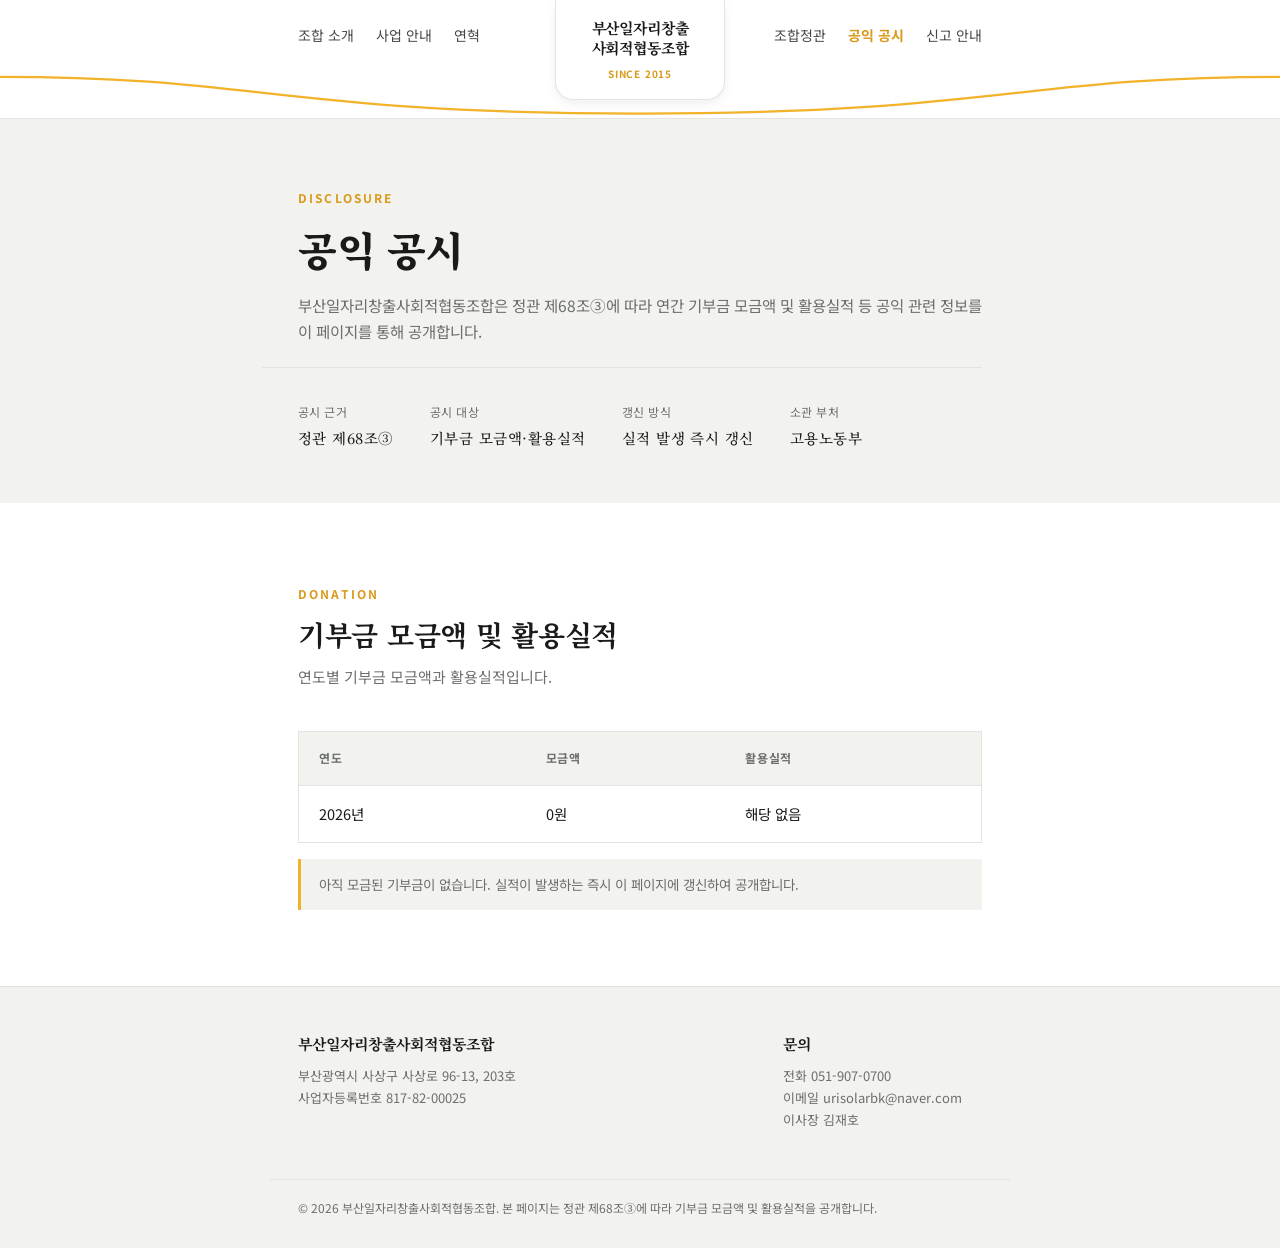
<file: disclosure.html>
<!DOCTYPE html>
<html lang="ko">
<head>
<meta charset="UTF-8">
<meta name="viewport" content="width=device-width, initial-scale=1.0">
<title>공익 공시 | 부산일자리창출사회적협동조합</title>
<meta name="description" content="부산일자리창출사회적협동조합 공익 공시 페이지 - 기부금 모금액 및 활용실적을 공개합니다.">
<link rel="preconnect" href="https://fonts.googleapis.com">
<link href="https://fonts.googleapis.com/css2?family=Noto+Serif+KR:wght@500;700;900&family=Noto+Sans+KR:wght@400;500;700&display=swap" rel="stylesheet">
<link rel="stylesheet" href="style.css">
</head>
<body>

<header class="header-shell">
  <div class="nav-row">
    <nav class="nav-left"><ul>
      <li><a href="index.html#about">조합 소개</a></li>
      <li><a href="index.html#business">사업 안내</a></li>
      <li><a href="history.html">연혁</a></li>
    </ul></nav>
    <div class="brand-spacer"></div>
    <nav class="nav-right"><ul>
      <li><a href="articles.html">조합정관</a></li>
      <li><a href="#top" class="active">공익 공시</a></li>
      <li><a href="index.html#report">신고 안내</a></li>
    </ul></nav>
  </div>
  <div class="wave-wrap">
    <svg viewBox="0 0 1440 64" preserveAspectRatio="none">
      <path d="M0,0 L1440,0 L1440,9 C1150,9 1120,58 720,58 C320,58 290,9 0,9 Z" fill="var(--navy-deep)"/>
      <path d="M0,9 C290,9 320,58 720,58 C1120,58 1150,9 1440,9" fill="none" stroke="var(--amber)" stroke-width="3"/>
    </svg>
  </div>
  <div class="brand-tab">
    <span class="bn">부산일자리창출<br>사회적협동조합</span>
    <span class="bs">SINCE 2015</span>
  </div>
</header>

<section class="page-hero">
  <div class="wrap">
    <span class="eyebrow">Disclosure</span>
    <h1>공익 공시</h1>
    <p>부산일자리창출사회적협동조합은 정관 제68조③에 따라 연간 기부금 모금액 및 활용실적 등 공익 관련 정보를 이 페이지를 통해 공개합니다.</p>
    <div class="hero-meta">
      <div>공시 근거<strong>정관 제68조③</strong></div>
      <div>공시 대상<strong>기부금 모금액·활용실적</strong></div>
      <div>갱신 방식<strong>실적 발생 즉시 갱신</strong></div>
      <div>소관 부처<strong>고용노동부</strong></div>
    </div>
  </div>
</section>

<section id="top">
  <div class="wrap doc-body">
    <div class="section-head">
      <span class="eyebrow">Donation</span>
      <h2>기부금 모금액 및 활용실적</h2>
      <p>연도별 기부금 모금액과 활용실적입니다.</p>
    </div>
    <table class="disclosure-table">
      <thead>
        <tr><th>연도</th><th>모금액</th><th>활용실적</th></tr>
      </thead>
      <tbody>
        <tr><td>2026년</td><td>0원</td><td>해당 없음</td></tr>
      </tbody>
    </table>
    <p class="empty-note">아직 모금된 기부금이 없습니다. 실적이 발생하는 즉시 이 페이지에 갱신하여 공개합니다.</p>
  </div>
</section>

<footer id="contact">
  <div class="wrap foot-inner">
    <div>
      <strong>부산일자리창출사회적협동조합</strong>
      부산광역시 사상구 사상로 96-13, 203호<br>
      사업자등록번호 817-82-00025
    </div>
    <div>
      <strong>문의</strong>
      전화 <a href="tel:051-907-0700">051-907-0700</a><br>
      이메일 <a href="mailto:urisolarbk@naver.com">urisolarbk@naver.com</a><br>
      이사장 김재호
    </div>
  </div>
  <div class="wrap legal">
    &copy; 2026 부산일자리창출사회적협동조합. 본 페이지는 정관 제68조③에 따라 기부금 모금액 및 활용실적을 공개합니다.
  </div>
</footer>

</body>
</html>
</file>
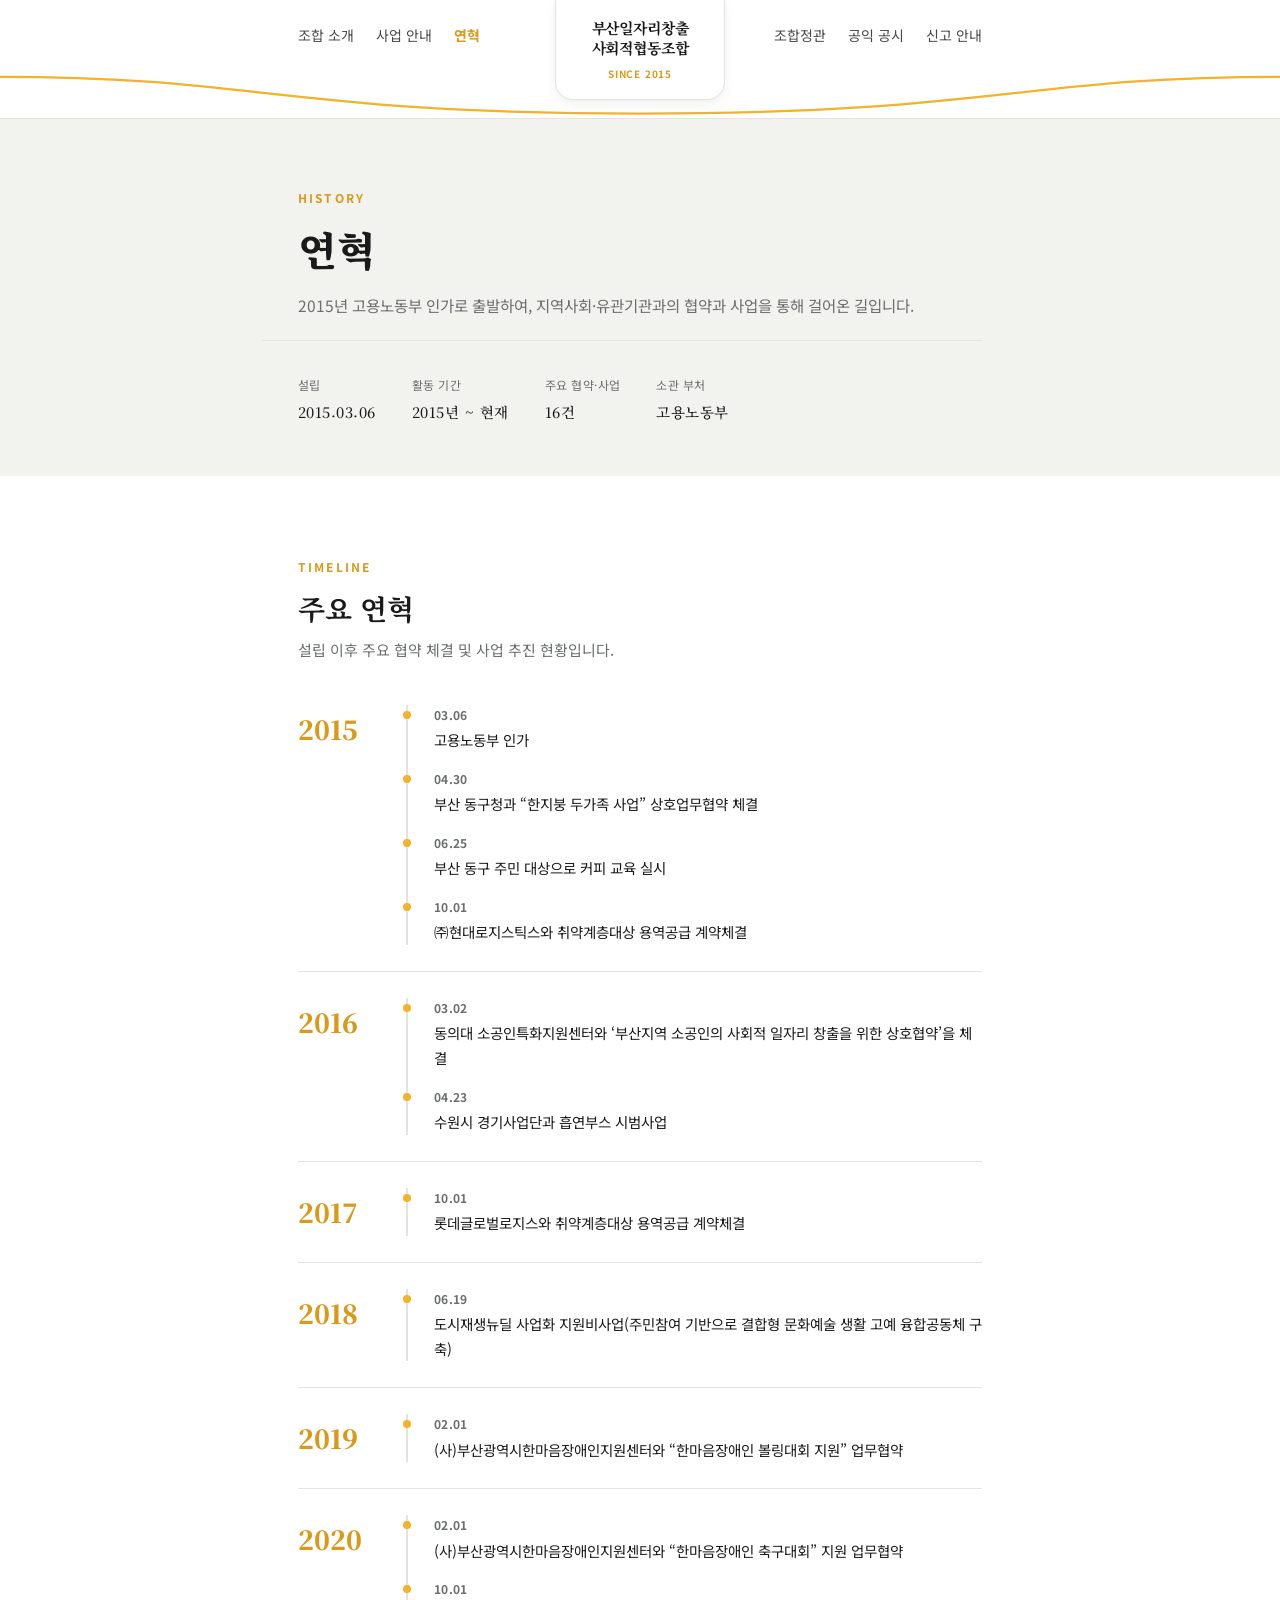
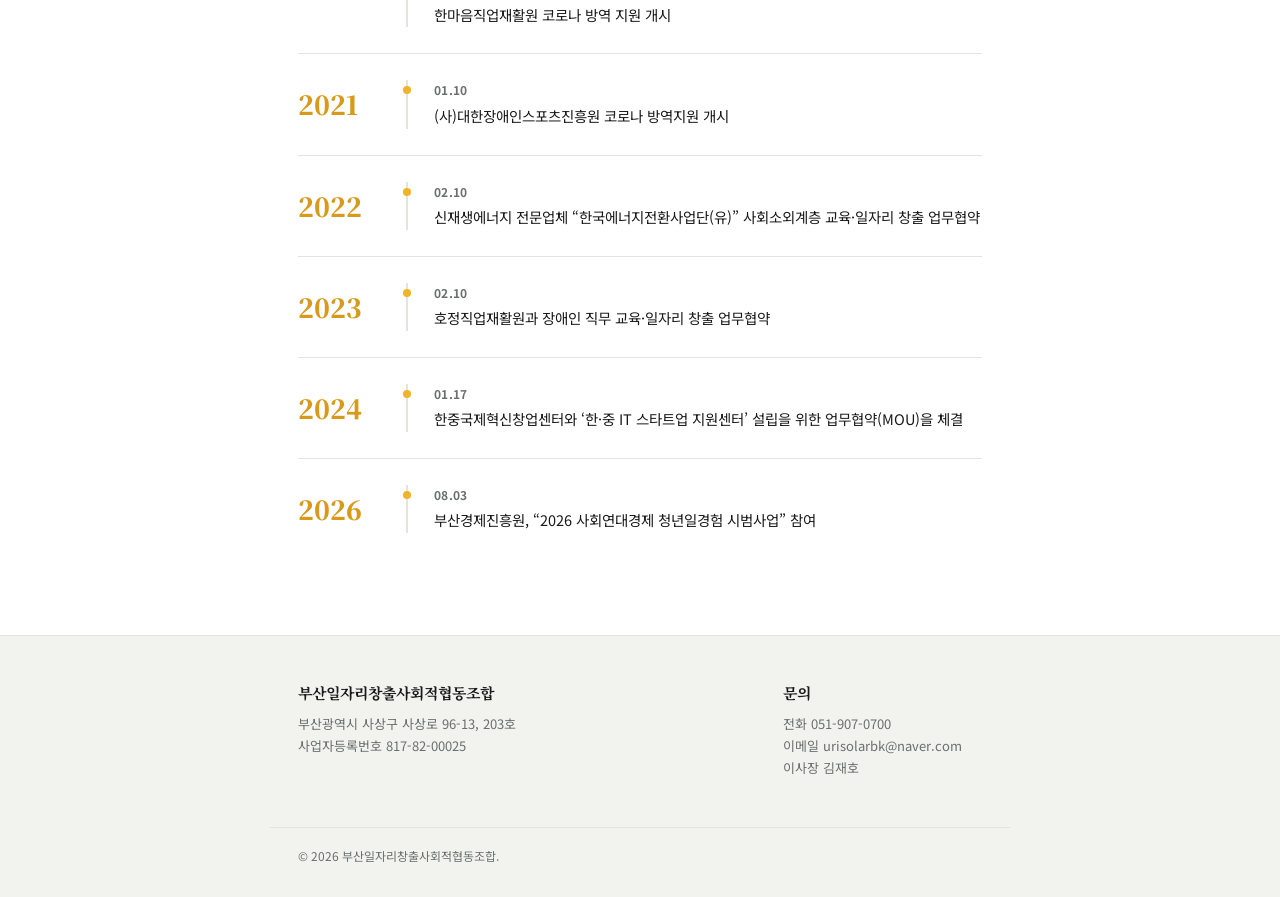
<file: history.html>
<!DOCTYPE html>
<html lang="ko">
<head>
<meta charset="UTF-8">
<meta name="viewport" content="width=device-width, initial-scale=1.0">
<title>연혁 | 부산일자리창출사회적협동조합</title>
<meta name="description" content="부산일자리창출사회적협동조합 연혁 - 2015년 설립부터 현재까지의 주요 활동을 소개합니다.">
<link rel="preconnect" href="https://fonts.googleapis.com">
<link href="https://fonts.googleapis.com/css2?family=Noto+Serif+KR:wght@500;700;900&family=Noto+Sans+KR:wght@400;500;700&display=swap" rel="stylesheet">
<link rel="stylesheet" href="style.css">
</head>
<body>

<header class="header-shell">
  <div class="nav-row">
    <nav class="nav-left"><ul>
      <li><a href="index.html#about">조합 소개</a></li>
      <li><a href="index.html#business">사업 안내</a></li>
      <li><a href="#top" class="active">연혁</a></li>
    </ul></nav>
    <div class="brand-spacer"></div>
    <nav class="nav-right"><ul>
      <li><a href="articles.html">조합정관</a></li>
      <li><a href="disclosure.html">공익 공시</a></li>
      <li><a href="index.html#report">신고 안내</a></li>
    </ul></nav>
  </div>
  <div class="wave-wrap">
    <svg viewBox="0 0 1440 64" preserveAspectRatio="none">
      <path d="M0,0 L1440,0 L1440,9 C1150,9 1120,58 720,58 C320,58 290,9 0,9 Z" fill="var(--navy-deep)"/>
      <path d="M0,9 C290,9 320,58 720,58 C1120,58 1150,9 1440,9" fill="none" stroke="var(--amber)" stroke-width="3"/>
    </svg>
  </div>
  <div class="brand-tab">
    <span class="bn">부산일자리창출<br>사회적협동조합</span>
    <span class="bs">SINCE 2015</span>
  </div>
</header>

<section class="page-hero">
  <div class="wrap">
    <span class="eyebrow">History</span>
    <h1>연혁</h1>
    <p>2015년 고용노동부 인가로 출발하여, 지역사회·유관기관과의 협약과 사업을 통해 걸어온 길입니다.</p>
    <div class="hero-meta">
      <div>설립<strong>2015.03.06</strong></div>
      <div>활동 기간<strong>2015년 ~ 현재</strong></div>
      <div>주요 협약·사업<strong>16건</strong></div>
      <div>소관 부처<strong>고용노동부</strong></div>
    </div>
  </div>
</section>

<section id="top">
  <div class="wrap doc-body">
    <div class="section-head">
      <span class="eyebrow">Timeline</span>
      <h2>주요 연혁</h2>
      <p>설립 이후 주요 협약 체결 및 사업 추진 현황입니다.</p>
    </div>

    <div class="timeline">
      <div class="tl-year-group">
        <div class="tl-year">2015</div>
        <div class="tl-events">
          <div class="tl-event"><span class="tl-date">03.06</span><p>고용노동부 인가</p></div>
          <div class="tl-event"><span class="tl-date">04.30</span><p>부산 동구청과 “한지붕 두가족 사업” 상호업무협약 체결</p></div>
          <div class="tl-event"><span class="tl-date">06.25</span><p>부산 동구 주민 대상으로 커피 교육 실시</p></div>
          <div class="tl-event"><span class="tl-date">10.01</span><p>㈜현대로지스틱스와 취약계층대상 용역공급 계약체결</p></div>
        </div>
      </div>

      <div class="tl-year-group">
        <div class="tl-year">2016</div>
        <div class="tl-events">
          <div class="tl-event"><span class="tl-date">03.02</span><p>동의대 소공인특화지원센터와 ‘부산지역 소공인의 사회적 일자리 창출을 위한 상호협약’을 체결</p></div>
          <div class="tl-event"><span class="tl-date">04.23</span><p>수원시 경기사업단과 흡연부스 시범사업</p></div>
        </div>
      </div>

      <div class="tl-year-group">
        <div class="tl-year">2017</div>
        <div class="tl-events">
          <div class="tl-event"><span class="tl-date">10.01</span><p>롯데글로벌로지스와 취약계층대상 용역공급 계약체결</p></div>
        </div>
      </div>

      <div class="tl-year-group">
        <div class="tl-year">2018</div>
        <div class="tl-events">
          <div class="tl-event"><span class="tl-date">06.19</span><p>도시재생뉴딜 사업화 지원비사업(주민참여 기반으로 결합형 문화예술 생활 고예 융합공동체 구축)</p></div>
        </div>
      </div>

      <div class="tl-year-group">
        <div class="tl-year">2019</div>
        <div class="tl-events">
          <div class="tl-event"><span class="tl-date">02.01</span><p>(사)부산광역시한마음장애인지원센터와 “한마음장애인 볼링대회 지원” 업무협약</p></div>
        </div>
      </div>

      <div class="tl-year-group">
        <div class="tl-year">2020</div>
        <div class="tl-events">
          <div class="tl-event"><span class="tl-date">02.01</span><p>(사)부산광역시한마음장애인지원센터와 “한마음장애인 축구대회” 지원 업무협약</p></div>
          <div class="tl-event"><span class="tl-date">10.01</span><p>한마음직업재활원 코로나 방역 지원 개시</p></div>
        </div>
      </div>

      <div class="tl-year-group">
        <div class="tl-year">2021</div>
        <div class="tl-events">
          <div class="tl-event"><span class="tl-date">01.10</span><p>(사)대한장애인스포츠진흥원 코로나 방역지원 개시</p></div>
        </div>
      </div>

      <div class="tl-year-group">
        <div class="tl-year">2022</div>
        <div class="tl-events">
          <div class="tl-event"><span class="tl-date">02.10</span><p>신재생에너지 전문업체 “한국에너지전환사업단(유)” 사회소외계층 교육·일자리 창출 업무협약</p></div>
        </div>
      </div>

      <div class="tl-year-group">
        <div class="tl-year">2023</div>
        <div class="tl-events">
          <div class="tl-event"><span class="tl-date">02.10</span><p>호정직업재활원과 장애인 직무 교육·일자리 창출 업무협약</p></div>
        </div>
      </div>

      <div class="tl-year-group">
        <div class="tl-year">2024</div>
        <div class="tl-events">
          <div class="tl-event"><span class="tl-date">01.17</span><p>한중국제혁신창업센터와 ‘한·중 IT 스타트업 지원센터’ 설립을 위한 업무협약(MOU)을 체결</p></div>
        </div>
      </div>

      <div class="tl-year-group">
        <div class="tl-year">2026</div>
        <div class="tl-events">
          <div class="tl-event"><span class="tl-date">08.03</span><p>부산경제진흥원, “2026 사회연대경제 청년일경험 시범사업” 참여</p></div>
        </div>
      </div>
    </div>
  </div>
</section>

<footer id="contact">
  <div class="wrap foot-inner">
    <div>
      <strong>부산일자리창출사회적협동조합</strong>
      부산광역시 사상구 사상로 96-13, 203호<br>
      사업자등록번호 817-82-00025
    </div>
    <div>
      <strong>문의</strong>
      전화 <a href="tel:051-907-0700">051-907-0700</a><br>
      이메일 <a href="mailto:urisolarbk@naver.com">urisolarbk@naver.com</a><br>
      이사장 김재호
    </div>
  </div>
  <div class="wrap legal">
    &copy; 2026 부산일자리창출사회적협동조합.
  </div>
</footer>

</body>
</html>
</file>
<file: style.css>
/* =========================================================
   부산일자리창출사회적협동조합 — 화이트 · 라이트그레이 투톤 스타일시트
   index.html / articles.html / disclosure.html / history.html 공유 파일
   ========================================================= */

:root {
  --ink: #1A1A1A;           /* 본문/제목 텍스트 - 검정 */
  --steel: #6B6F6D;          /* 서브 텍스트 - 중간 회색 */
  --steel-line: #E3E3E0;      /* 옅은 테두리선 */
  --paper: #FFFFFF;          /* 배경 화이트 */
  --panel: #F2F2EF;          /* 연한 그레이 패널 배경 */
  --amber: #F2B229;          /* 포인트 컬러 (버튼/강조용, 최소한만 사용) */
  --amber-deep: #D99A1C;
  --radius: 6px;
  --content-w: 740px;
}

*{box-sizing:border-box;margin:0;padding:0;}
html{scroll-behavior:smooth;}
body{
  background:var(--paper);
  color:var(--ink);
  font-family:'Noto Sans KR',sans-serif;
  line-height:1.7;
  -webkit-font-smoothing:antialiased;
}
h1,h2,h3{font-family:'Noto Serif KR',serif;line-height:1.35;letter-spacing:-0.01em;color:var(--ink);}
a{color:inherit;text-decoration:none;}
.wrap{max-width:var(--content-w);margin:0 auto;padding:0 28px;}
.eyebrow{font-size:12px;font-weight:700;letter-spacing:.18em;color:var(--amber-deep);text-transform:uppercase;}

/* ---------- Header: 화이트 배경 ---------- */
.header-shell{
  position:sticky;
  top:0;
  background:#FFFFFF;
  border-bottom:1px solid var(--steel-line);
  z-index:50;
}
.nav-row{
  display:flex;
  align-items:flex-start;
  justify-content:space-between;
  max-width:var(--content-w);
  margin:0 auto;
  padding:20px 28px 24px;
}
.nav-row ul{display:flex;list-style:none;font-size:14px;color:var(--ink);flex-wrap:wrap;}
.nav-left ul li{margin:4px 22px 0 0;}
.nav-right ul li{margin:4px 0 0 22px;}
.nav-row a{color:var(--ink);opacity:.8;text-decoration:none;transition:opacity .15s,color .15s;}
.nav-row a:hover{opacity:1;color:var(--amber-deep);}
.nav-row a.active{opacity:1;color:var(--amber-deep);font-weight:700;}
.brand-spacer{width:160px;flex:none;}
.wave-wrap{position:relative;line-height:0;margin-top:-2px;}
.wave-wrap svg{display:block;width:100%;height:48px;fill:#FFFFFF;}
.brand-tab{
  position:absolute;top:0;left:50%;transform:translateX(-50%);
  width:170px;background:#FFFFFF;border:1px solid var(--steel-line);border-top:none;border-radius:0 0 18px 18px;
  padding:18px 10px 14px;text-align:center;z-index:5;
  box-shadow:0 4px 12px rgba(0,0,0,.06);
}
.brand-tab .bn{font-family:'Noto Serif KR',serif;font-weight:700;font-size:15px;color:var(--ink);line-height:1.32;display:block;letter-spacing:-.01em;}
.brand-tab .bs{display:inline-block;margin-top:7px;font-size:10px;color:var(--amber-deep);letter-spacing:.08em;font-weight:700;}
@media (max-width:760px){
  .header-shell{display:flex;flex-direction:column;}
  .wave-wrap{display:none;}
  .nav-row{order:2;flex-direction:column;padding:0 20px 22px;max-width:none;}
  .nav-row ul{justify-content:center;flex-wrap:wrap;}
  .nav-left ul li{margin:5px 9px;}
  .nav-right ul li{margin:5px 9px;}
  .brand-spacer{display:none;}
  .brand-tab{order:1;position:static;transform:none;margin:0 auto;width:200px;box-shadow:none;padding:26px 10px 16px;}
}

/* ---------- 홈페이지 히어로 (index.html) - 연한 그레이 패널 ---------- */
.hero{
  background:var(--panel);
  color:var(--ink);
  padding:96px 0 84px;
  position:relative;
  overflow:hidden;
}
.hero svg.skyline{
  position:absolute;left:0;right:0;bottom:0;width:100%;height:auto;opacity:.07;
}
.hero-inner{max-width:var(--content-w);position:relative;z-index:2;}
.hero h1{
  font-size:clamp(30px,4.6vw,46px);
  font-weight:900;
  margin:14px 0 20px;
  color:var(--ink);
}
.hero p{
  font-size:16.5px;
  color:var(--steel);
  max-width:560px;
  margin-bottom:34px;
}
.btn{
  display:inline-block;
  padding:13px 26px;
  font-size:14px;
  font-weight:700;
  border-radius:var(--radius);
  border:1px solid transparent;
  cursor:pointer;
}
.btn-primary{background:var(--amber);color:#1F1904;}
.btn-primary:hover{background:var(--amber-deep);}
.btn-ghost{border-color:var(--steel-line);color:var(--ink);margin-left:10px;background:#fff;}
.btn-ghost:hover{border-color:var(--ink);background:var(--panel);}

/* ---------- 서브페이지 히어로 (articles.html / disclosure.html / history.html) ---------- */
.page-hero{
  background:var(--panel);
  color:var(--ink);padding:64px 0 52px;
}
.page-hero h1{font-size:clamp(28px,4.2vw,40px);font-weight:900;margin:12px 0 16px;color:var(--ink);}
.page-hero p{color:var(--steel);font-size:15.5px;max-width:var(--content-w);}
.hero-meta{display:flex;flex-wrap:wrap;margin:22px 0 -14px -36px;padding-top:26px;border-top:1px solid var(--steel-line);}
.hero-meta div{font-size:12px;color:var(--steel);letter-spacing:.04em;margin:8px 0 14px 36px;}
.hero-meta strong{display:block;color:var(--ink);font-size:14.5px;font-weight:500;margin-top:4px;font-family:'Noto Serif KR',serif;}

/* ---------- 섹션 공통 ---------- */
section{padding:76px 0;}
section.alt{background:var(--panel);}
.section-head{max-width:none;margin-bottom:42px;}
.section-head h2{font-size:28px;margin-top:10px;color:var(--ink);}
.section-head p{color:var(--steel);font-size:15px;margin-top:10px;max-width:none;}
.doc-body{max-width:var(--content-w);margin:0 auto;}

/* ---------- 조합 소개: 설립정보 카드 (index.html) ---------- */
.info-card{
  background:var(--panel);
  color:var(--ink);
  border:1px solid var(--steel-line);
  border-radius:var(--radius);
  padding:36px;
  display:grid;
  grid-template-columns:repeat(2,1fr);
  gap:22px 40px;
}
@media (max-width:640px){.info-card{grid-template-columns:1fr;}}
.info-row dt{font-size:12px;color:var(--steel);letter-spacing:.06em;margin-bottom:4px;}
.info-row dd{font-size:16px;font-weight:500;color:var(--ink);}

/* ---------- 서류 이미지 좌우 가로 나열 (index.html 추가) ---------- */
.doc-image-grid {
  display: grid !important;
  grid-template-columns: 1fr 1fr !important; /* 가로 2열 좌우 배치 */
  gap: 16px !important;                      /* 두 상자 간 간격 */
  margin-top: 20px !important;                 /* 상단 정보 박스와의 간격 */
  width: 100% !important;                     /* 상단 박스와 너비 통일 */
  box-sizing: border-box !important;
}

.doc-image-box {
  background: var(--panel);
  border: 1px solid var(--steel-line);
  border-radius: var(--radius);
  padding: 16px;
  text-align: center;
  box-sizing: border-box;
}

.doc-image-box h3 {
  font-family: 'Noto Serif KR', serif;
  font-size: 15px;
  font-weight: 700;
  color: var(--ink);
  margin-bottom: 10px;
}

.doc-image-box img {
  width: 100% !important;                     /* 영역 안에서 너비 100% 채움 */
  height: auto !important;                    /* 이미지 세로 비율 유지 */
  display: block;
  border-radius: var(--radius);
  border: 1px solid var(--steel-line);
  background: #FFFFFF;
  box-sizing: border-box;
  transition: transform .15s ease-in-out, box-shadow .15s ease-in-out;
}

.doc-image-box a:hover img {
  transform: translateY(-2px);
  box-shadow: 0 4px 12px rgba(0,0,0,0.1);
}

/* 모바일 화면에서는 1열 세로 정렬 */
@media (max-width: 480px) {
  .doc-image-grid {
    grid-template-columns: 1fr !important;
  }
}

/* ---------- 사업 안내: 사업 카드 (index.html) ---------- */
.biz-grid{
  display:grid;grid-template-columns:repeat(2,1fr);gap:2px;
  background:var(--steel-line);
  border:1px solid var(--steel-line);
}
@media (max-width:640px){.biz-grid{grid-template-columns:1fr;}}
.biz-card{
  background:var(--paper);
  padding:32px 30px;
}
.biz-card .num{
  font-family:'Noto Serif KR',serif;
  font-size:13px;color:var(--amber-deep);font-weight:700;
}
.biz-card h3{font-size:18px;margin:10px 0 10px;color:var(--ink);}
.biz-card p{font-size:14px;color:var(--steel);}

/* ---------- 신고 안내 배너 (index.html) ---------- */
.report-banner{
  background:var(--panel);
  color:var(--ink);
  padding:52px 0;
  border-top:1px solid var(--steel-line);
  border-bottom:1px solid var(--steel-line);
}
.report-banner h2{color:var(--ink);font-size:22px;}
.report-banner p{color:var(--steel);font-size:14.5px;margin:10px 0 26px;max-width:560px;}
.report-links{display:flex;flex-wrap:wrap;gap:12px;}
.report-link{
  display:flex;align-items:center;gap:10px;
  background:#fff;
  border:1px solid var(--steel-line);
  padding:14px 20px;border-radius:var(--radius);
  font-size:14px;font-weight:500;color:var(--ink);
  transition:border-color .15s, background .15s;
}
.report-link:hover{border-color:var(--amber);background:#FDF6E7;}
.report-link .dot{width:7px;height:7px;background:var(--amber);border-radius:50%;flex:none;}

/* ---------- 조합정관: 목차 그리드 (articles.html) ---------- */
.toc-grid{display:grid;grid-template-columns:repeat(3,1fr);gap:2px;background:var(--steel-line);border:1px solid var(--steel-line);}
@media (max-width:760px){.toc-grid{grid-template-columns:repeat(2,1fr);}}
@media (max-width:480px){.toc-grid{grid-template-columns:1fr;}}
.toc-item{background:#fff;padding:18px 20px;font-size:14px;display:flex;flex-direction:column;gap:4px;transition:background .15s;border-left:3px solid transparent;cursor:pointer;}
.toc-item:hover{background:var(--panel);}
.toc-item.current{background:var(--panel);border-left-color:var(--amber);}
.toc-item .toc-num{font-family:'Noto Serif KR',serif;font-size:12px;color:var(--amber-deep);font-weight:700;}
.toc-item .toc-title{font-weight:500;color:var(--ink);}

/* ---------- 조합정관: 장 단위 표시 프레임 (articles.html) ---------- */
.doc-frame{border:1px solid var(--steel-line);background:#fff;}
.doc-frame-bar{
  display:flex;align-items:flex-end;justify-content:space-between;gap:16px;flex-wrap:wrap;
  padding:22px 30px;border-bottom:1px solid var(--steel-line);background:var(--panel);
}
.doc-frame-bar .eyebrow{display:block;margin-bottom:6px;}
.doc-frame-bar h2{font-size:21px;color:var(--ink);}
.doc-frame-nav{display:flex;gap:2px;flex:none;}
.frame-nav-btn{
  font-family:'Noto Sans KR',sans-serif;font-size:12.5px;font-weight:700;color:var(--ink);
  background:#fff;border:1px solid var(--steel-line);padding:9px 14px;cursor:pointer;transition:background .15s,color .15s;
}
.frame-nav-btn:hover:not(:disabled){background:var(--amber);color:#1F1904;border-color:var(--amber);}
.frame-nav-btn:disabled{color:var(--steel-line);cursor:default;}
.doc-scroll{max-height:620px;overflow-y:auto;padding:32px 30px;}
.panel{display:none;}
.panel.active{display:block;}
.article{margin-bottom:36px;}
.article:last-child{margin-bottom:4px;}
.article h3{font-size:16px;font-weight:700;color:var(--ink);margin-bottom:12px;font-family:'Noto Serif KR',serif;}
.article-note{display:inline-block;font-size:11.5px;font-weight:500;padding:2px 9px;border-radius:var(--radius);vertical-align:middle;letter-spacing:.02em;}
.article-note.done{background:#FBF0D9;color:var(--amber-deep);}
.article-note.pending{background:var(--panel);color:var(--steel);}
p.clause{font-size:15px;color:var(--ink);line-height:1.85;margin-bottom:9px;padding-left:1.5em;text-indent:-1.5em;}
p.plain{font-size:15px;color:var(--ink);line-height:1.85;margin-bottom:9px;}
.item-list{list-style:decimal;padding-left:1.5em;margin:8px 0 16px;}
.item-list li{font-size:14.5px;color:var(--ink);line-height:1.8;margin-bottom:6px;}
.sub-list{list-style:none;padding-left:1.2em;margin:6px 0;}
.sub-list li{font-size:14px;color:var(--steel);line-height:1.75;margin-bottom:5px;}
.addendum-text{font-size:15px;color:var(--ink);line-height:1.85;}
@media (max-width:600px){
  .doc-frame-bar{padding:18px 20px;}
  .doc-scroll{padding:24px 20px;max-height:64vh;}
}

/* ---------- 공익 공시: 기부금 표 (disclosure.html) ---------- */
.disclosure-table{
  width:100%;border-collapse:collapse;background:#fff;
  border:1px solid var(--steel-line);
}
.disclosure-table th,.disclosure-table td{
  padding:16px 20px;text-align:left;font-size:14.5px;
  border-bottom:1px solid var(--steel-line);
}
.disclosure-table th{
  background:var(--panel);font-size:12px;letter-spacing:.06em;color:var(--steel);
  text-transform:uppercase;font-weight:700;
}
.empty-note{
  margin-top:16px;font-size:13.5px;color:var(--steel);
  padding:14px 18px;border-left:3px solid var(--amber);background:var(--panel);
}

/* ---------- 연혁: 타임라인 (history.html) ---------- */
.timeline{max-width:var(--content-w);margin:0 auto;}
.tl-year-group{display:flex;gap:24px;padding:26px 0;border-top:1px solid var(--steel-line);}
.tl-year-group:first-child{border-top:none;padding-top:0;}
.tl-year{flex:none;width:84px;font-family:'Noto Serif KR',serif;font-size:26px;font-weight:900;color:var(--amber-deep);padding-top:2px;}
.tl-events{flex:1;border-left:2px solid var(--steel-line);padding-left:26px;}
.tl-event{position:relative;margin-bottom:16px;}
.tl-event:last-child{margin-bottom:0;}
.tl-event::before{content:'';position:absolute;left:-31px;top:6px;width:8px;height:8px;border-radius:50%;background:var(--amber);}
.tl-date{display:block;font-size:12px;color:var(--steel);letter-spacing:.03em;margin-bottom:3px;font-weight:700;}
.tl-event p{font-size:14.5px;color:var(--ink);line-height:1.7;}
@media (max-width:560px){
  .tl-year-group{gap:14px;}
  .tl-year{width:56px;font-size:19px;}
  .tl-events{padding-left:18px;}
  .tl-event::before{left:-23px;}
}

/* ---------- 푸터 (모든 페이지 공통) ---------- */
footer{background:var(--panel);color:var(--steel);padding:44px 0 30px;font-size:13px;border-top:1px solid var(--steel-line);}
footer .foot-inner{display:flex;justify-content:space-between;flex-wrap:wrap;}
footer .foot-inner>div{margin:0 20px 20px 0;}
footer strong{color:var(--ink);font-family:'Noto Serif KR',serif;font-size:15px;display:block;margin-bottom:8px;}
footer .legal{margin-top:28px;font-size:12px;color:var(--steel);border-top:1px solid var(--steel-line);padding-top:18px;}
</file>
